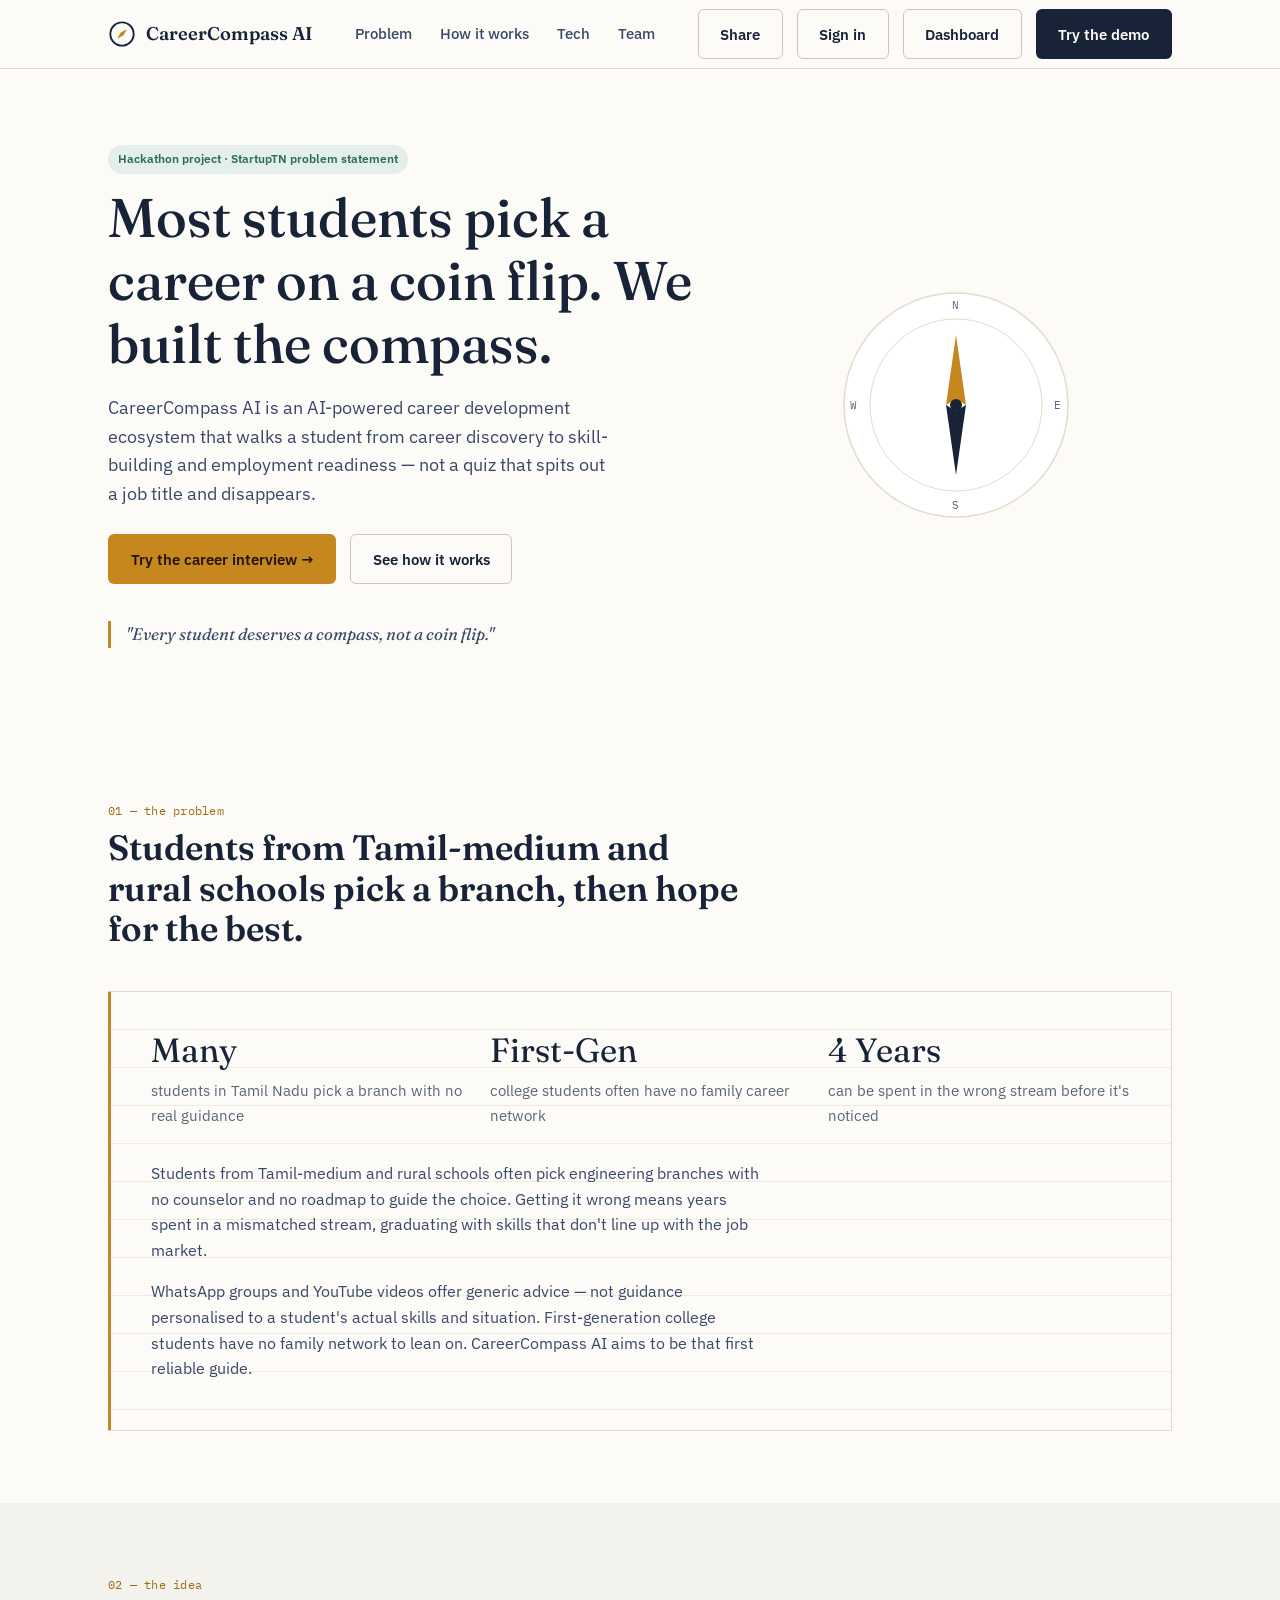
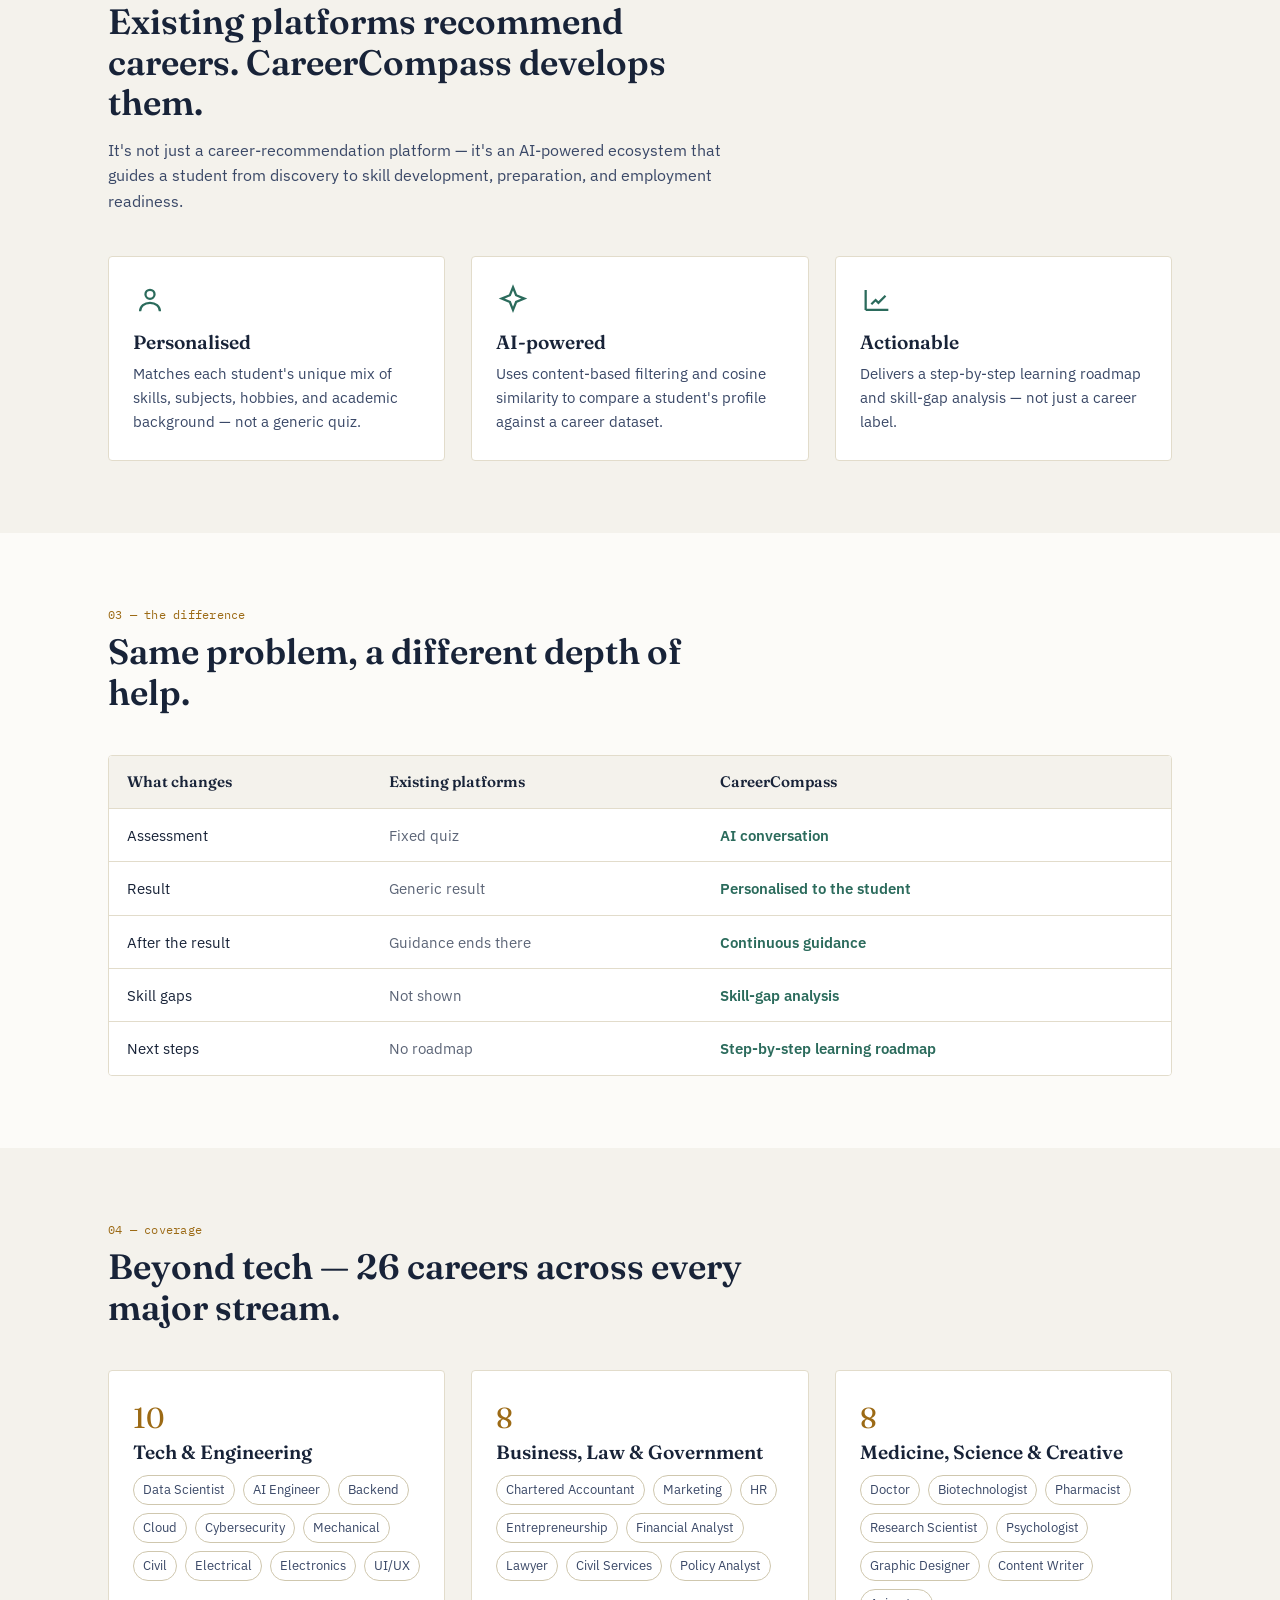
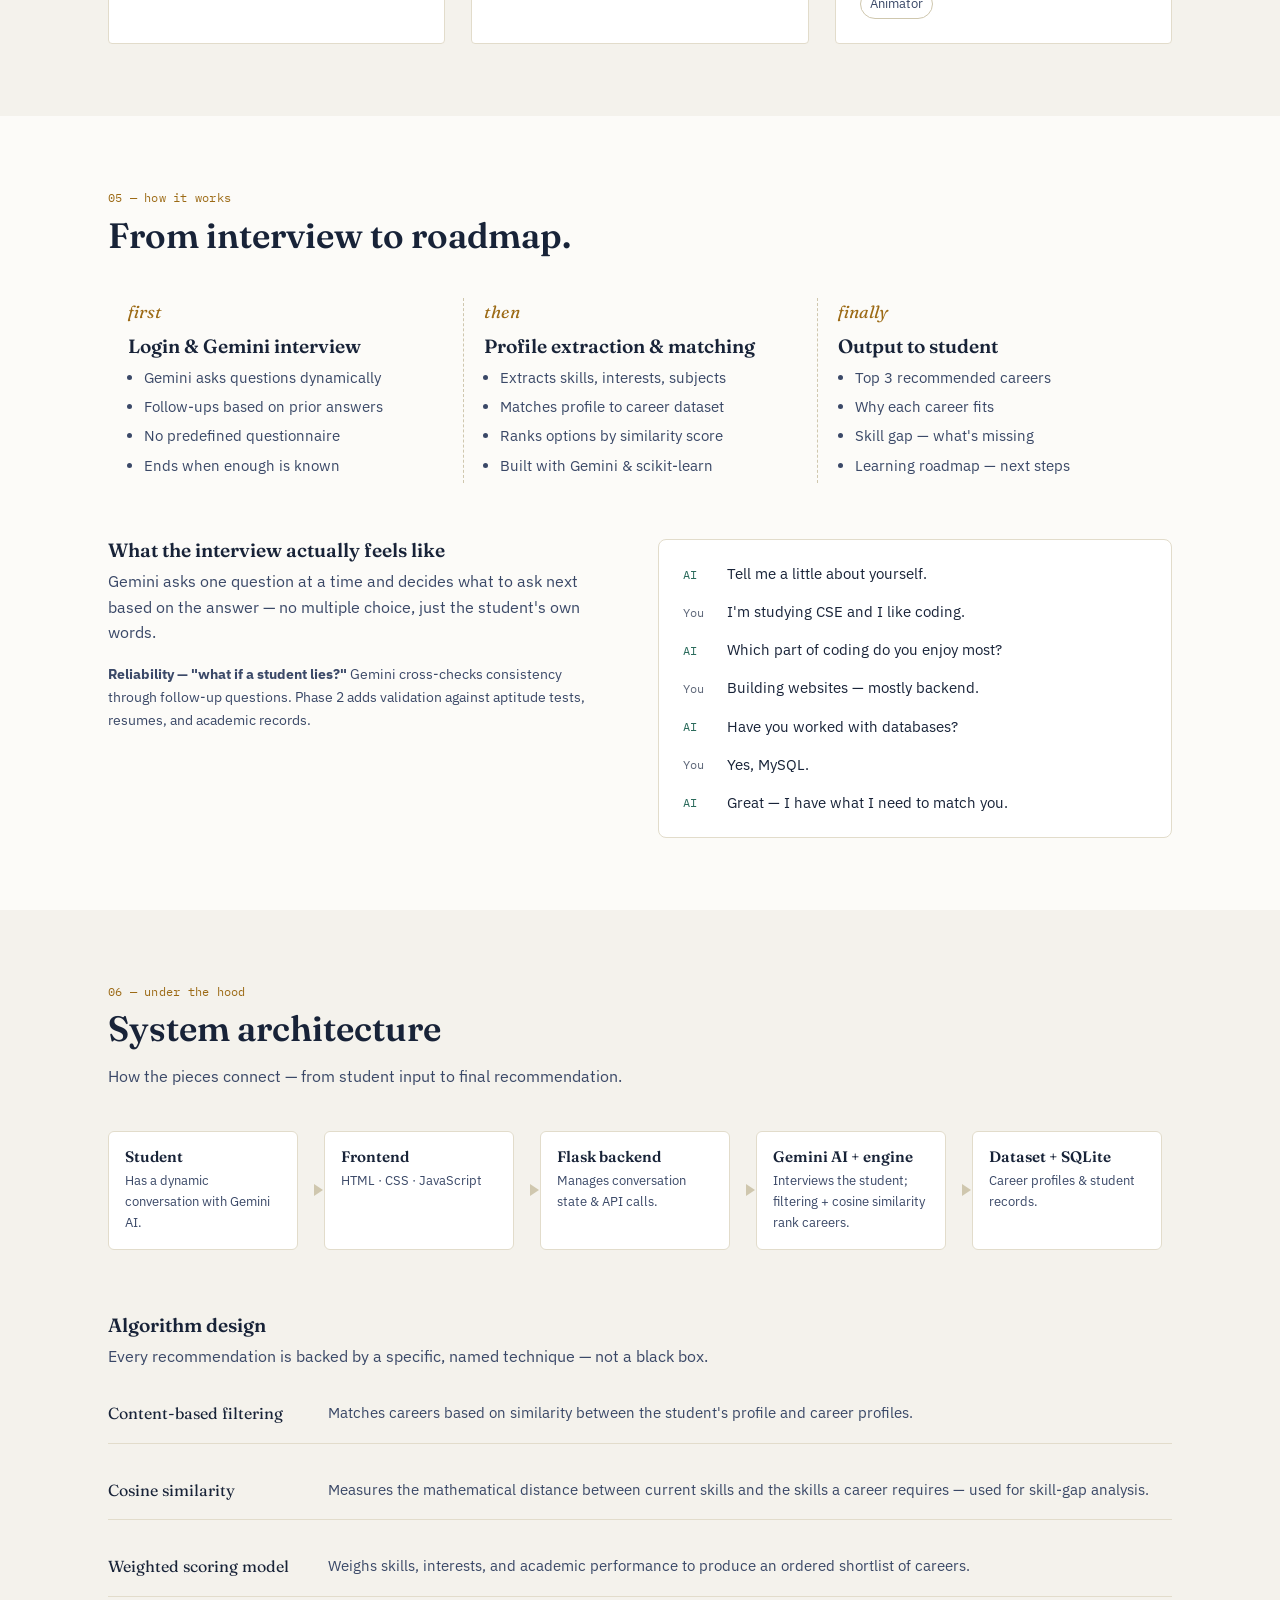
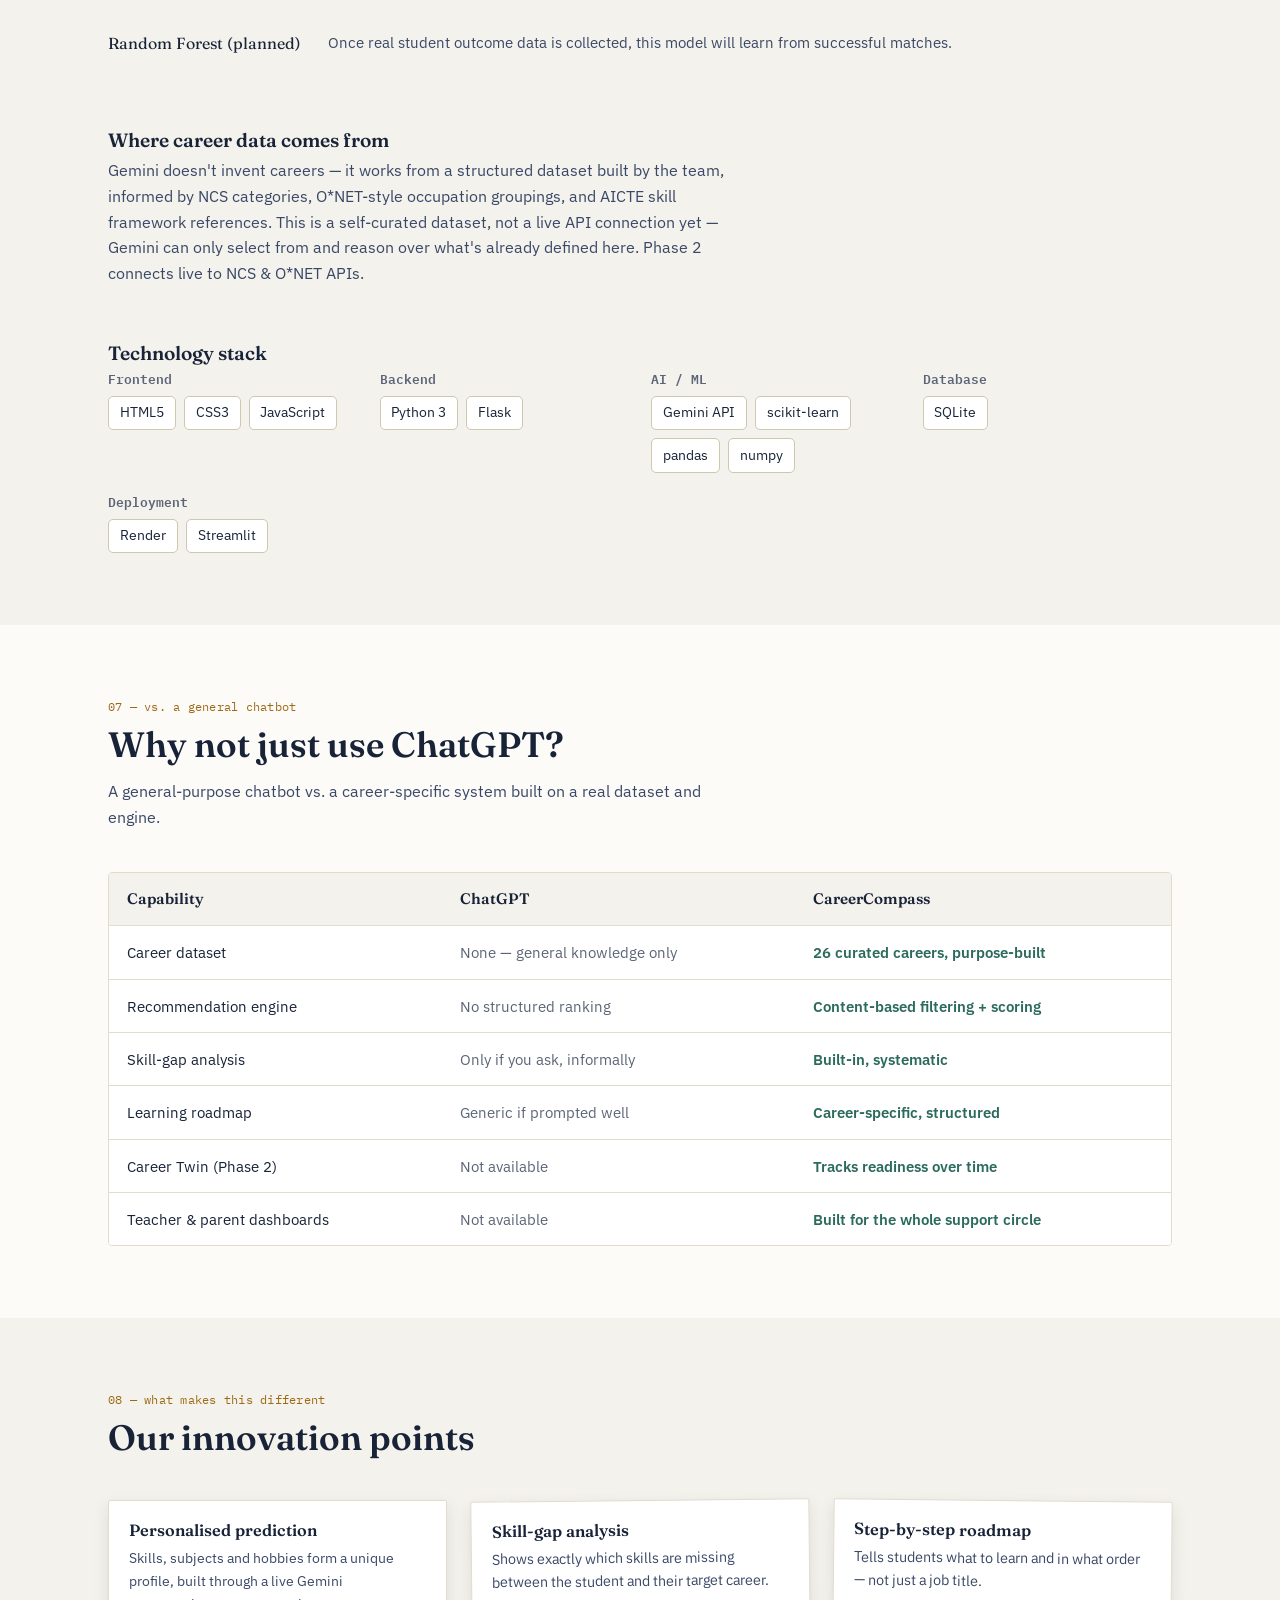
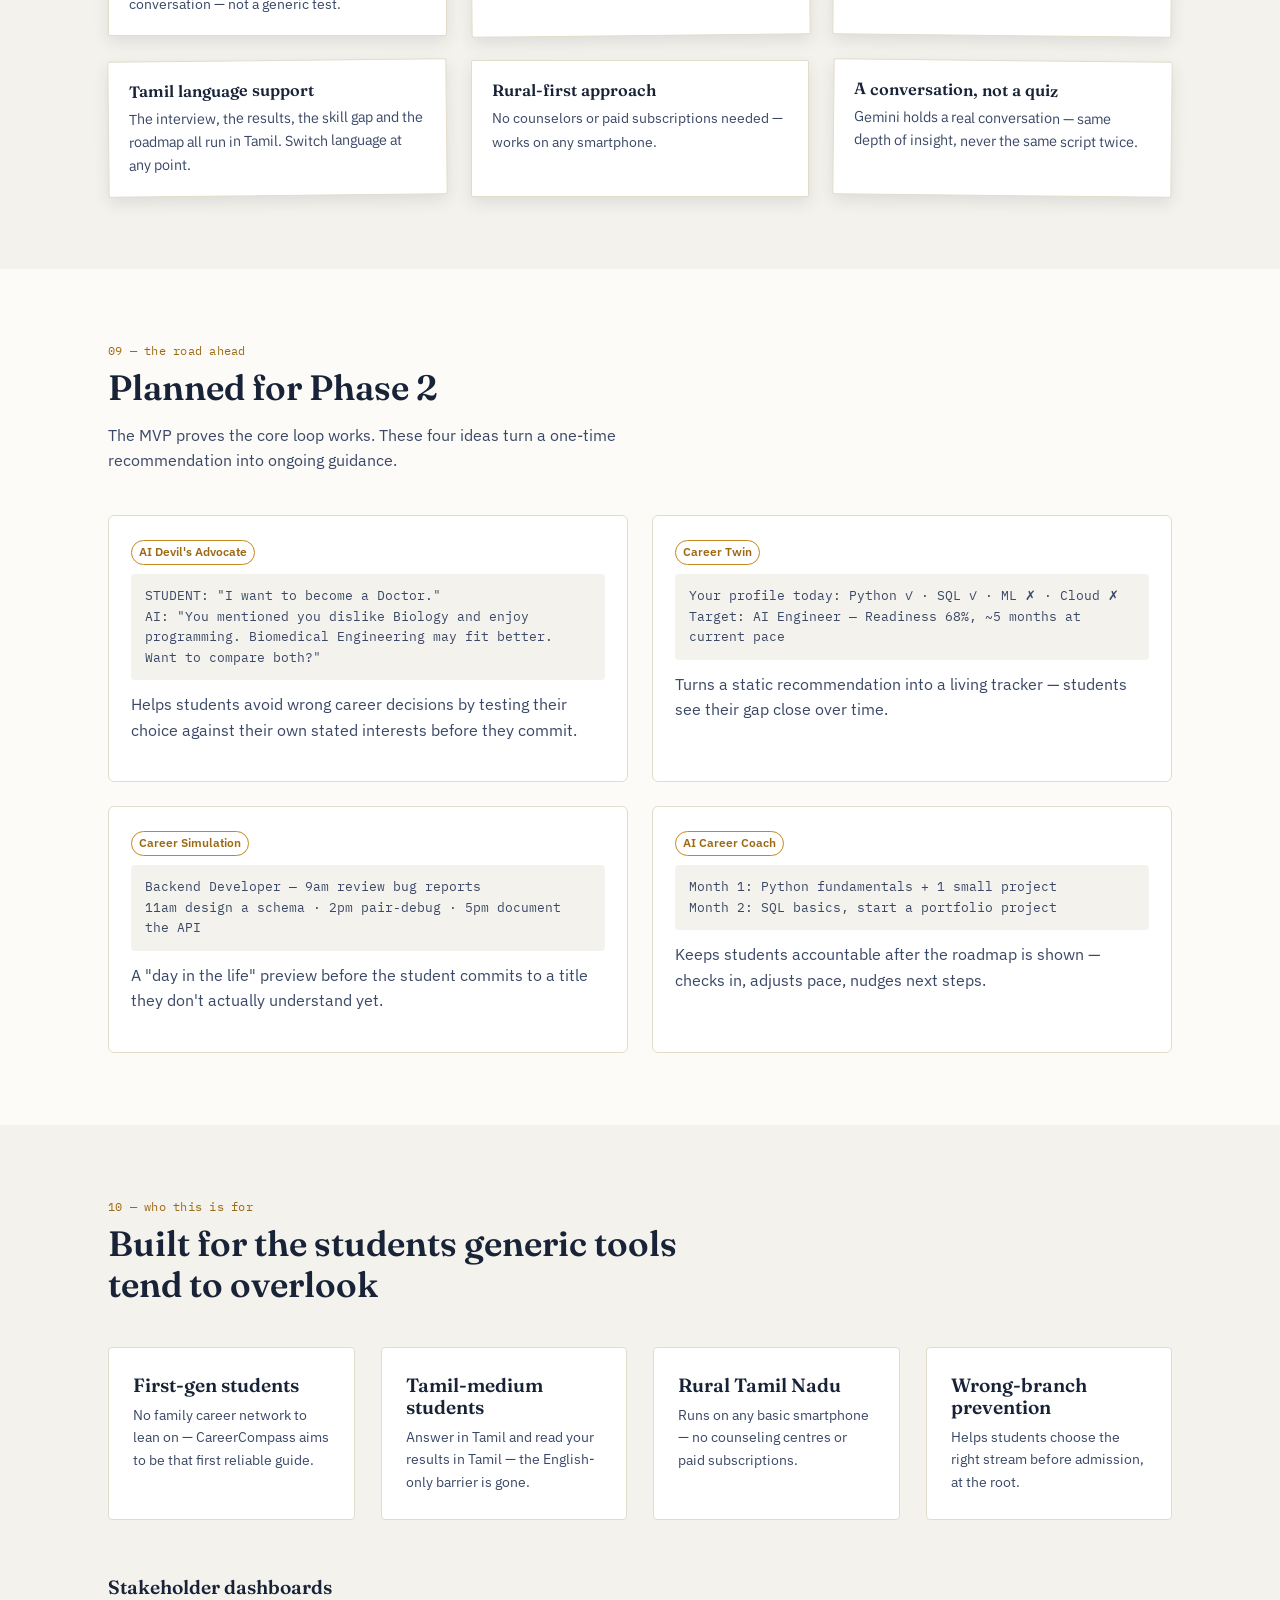
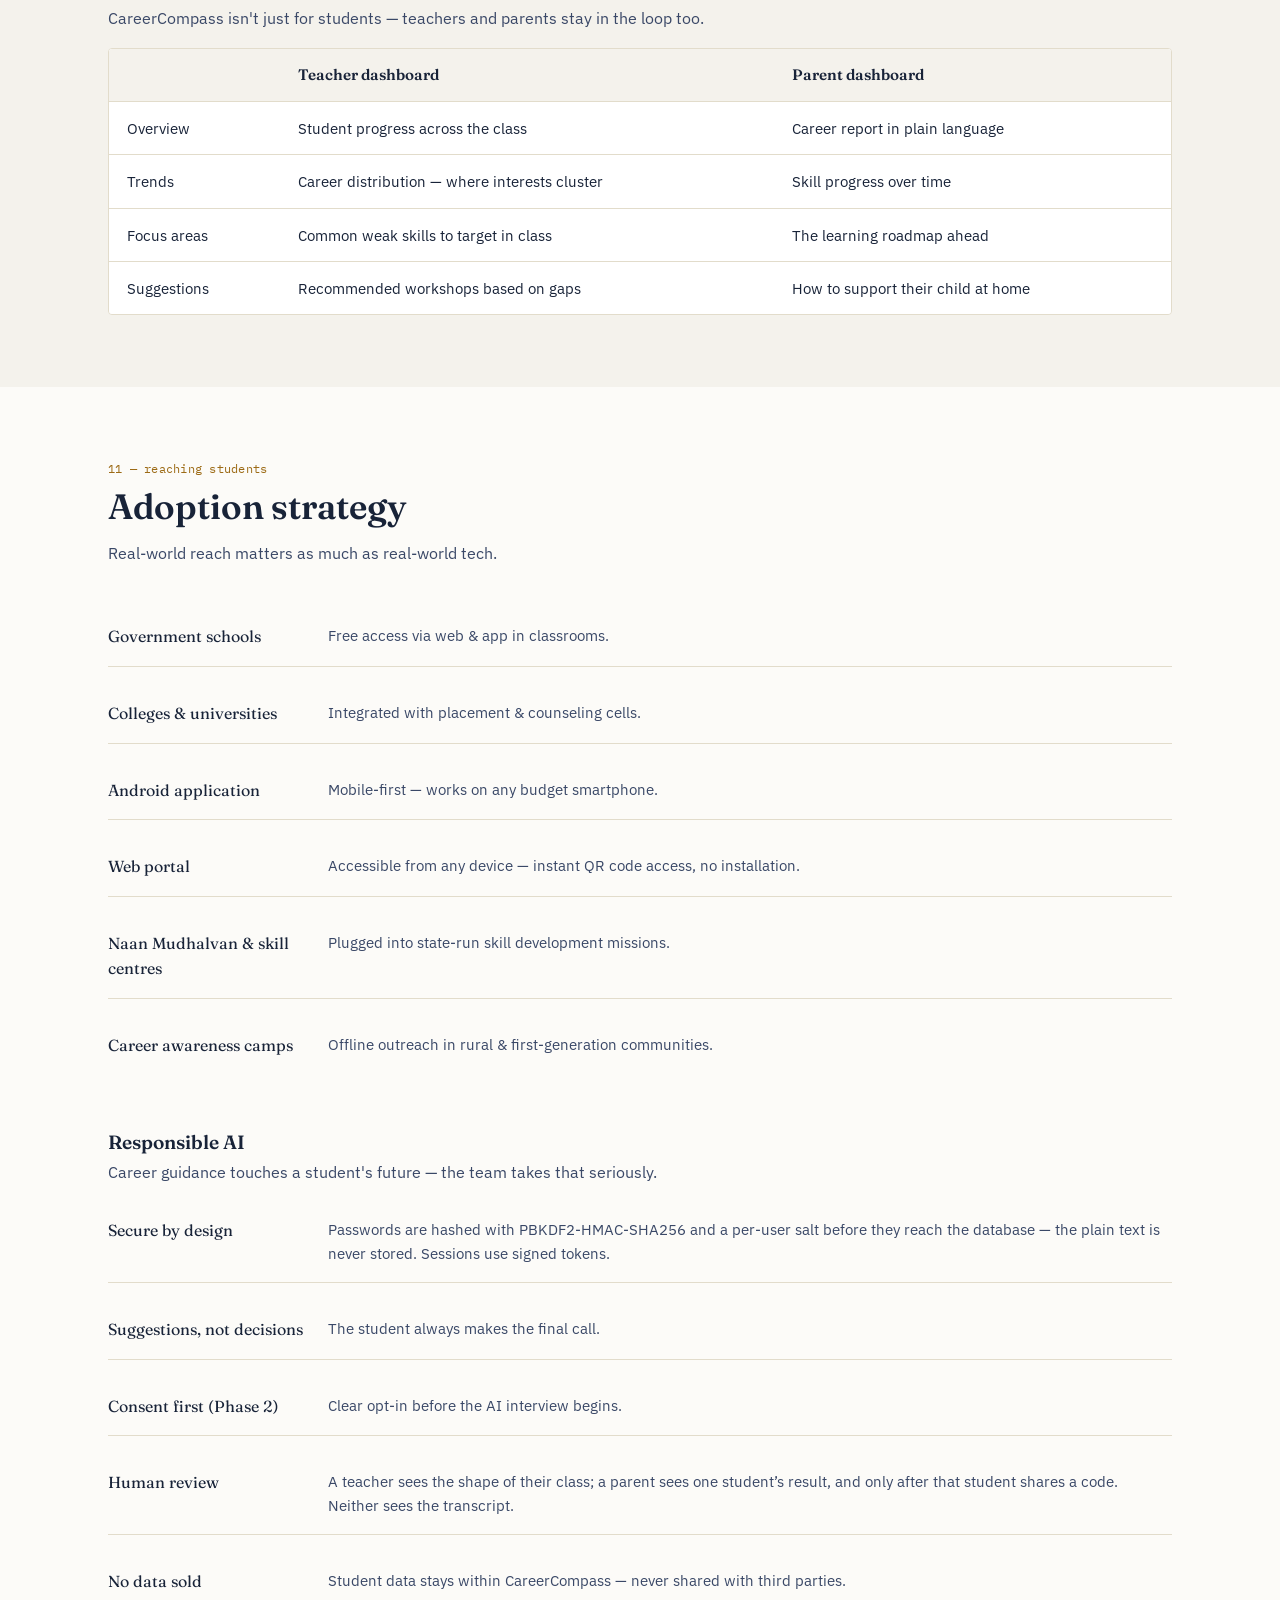
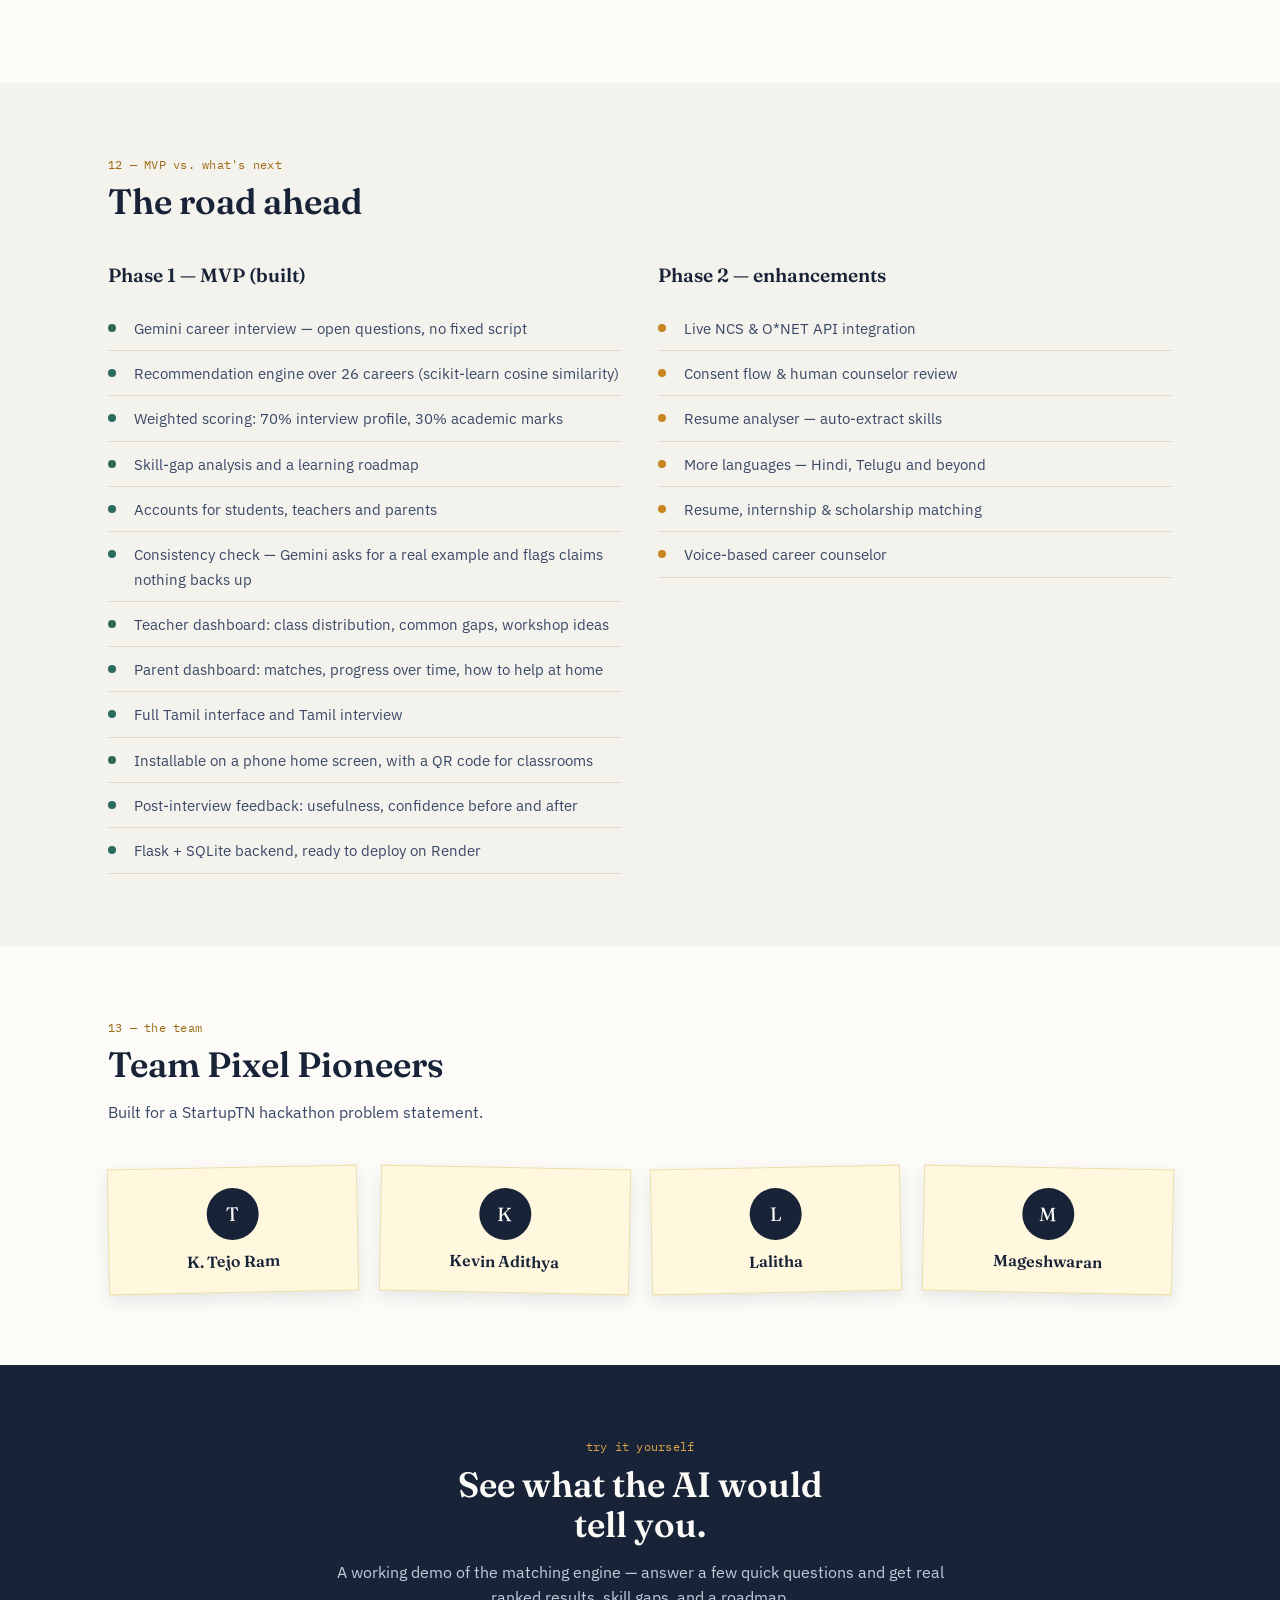
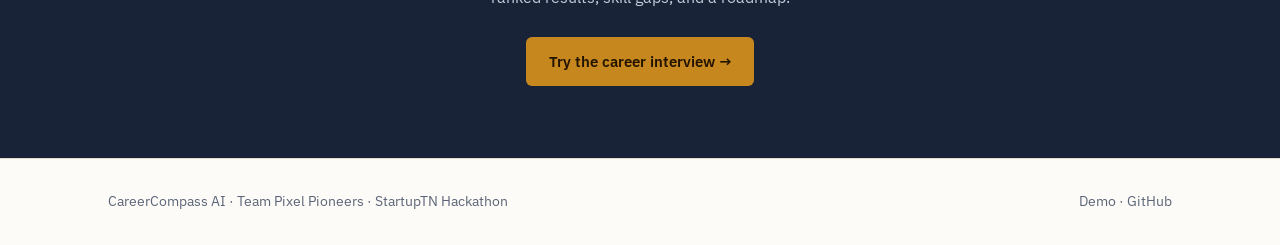
<file: index.html>
<!DOCTYPE html>
<html lang="en">
<head>
<meta charset="UTF-8">
<meta name="viewport" content="width=device-width, initial-scale=1.0">
<title>CareerCompass AI — a compass, not a coin flip</title>
<meta name="description" content="CareerCompass AI is an AI-powered career development ecosystem built by Team Pixel Pioneers for a StartupTN hackathon, guiding students from career discovery to employment readiness.">
<link rel="preconnect" href="https://fonts.googleapis.com">
<link href="https://fonts.googleapis.com/css2?family=Fraunces:opsz,wght@9..144,400..600&family=IBM+Plex+Sans:wght@400;500;600&family=IBM+Plex+Mono:wght@400;500&display=swap" rel="stylesheet">
<link rel="stylesheet" href="css/style.css">
<link rel="stylesheet" href="css/app.css">
<link rel="manifest" href="manifest.webmanifest">
<meta name="theme-color" content="#1F2A37">
<link rel="apple-touch-icon" href="assets/icon-192.png">
<link rel="icon" href="data:image/svg+xml,<svg xmlns=%22http://www.w3.org/2000/svg%22 viewBox=%220 0 100 100%22><text y=%22.9em%22 font-size=%2290%22>🧭</text></svg>">
</head>
<body>

<nav class="site-nav">
  <div class="container">
    <a class="brand" href="index.html">
      <svg viewBox="0 0 24 24" fill="none" xmlns="http://www.w3.org/2000/svg"><circle cx="12" cy="12" r="10" stroke="currentColor" stroke-width="1.6"/><path d="M15.5 8.5L13 13L8.5 15.5L11 11L15.5 8.5Z" fill="#C6871E" stroke="#C6871E" stroke-width="0.6"/></svg>
      CareerCompass AI
    </a>
    <ul class="nav-links">
      <li><a href="#problem">Problem</a></li>
      <li><a href="#how-it-works">How it works</a></li>
      <li><a href="#tech">Tech</a></li>
      <li><a href="#team">Team</a></li>
    </ul>
    <div class="nav-cta">
      <a class="btn btn-ghost" href="share.html">Share</a>
      <a class="btn btn-ghost" href="login.html" data-when="signed-out">Sign in</a>
      <a class="btn btn-ghost" href="dashboard.html" data-when="signed-in" hidden>Dashboard</a>
      <a class="btn btn-primary" href="demo.html">Try the demo</a>
      <button class="nav-toggle" aria-label="Toggle menu" id="navToggle">
        <svg viewBox="0 0 24 24" fill="none" stroke="currentColor" stroke-width="1.8"><path d="M3 6h18M3 12h18M3 18h18"/></svg>
      </button>
    </div>
  </div>
  <ul class="nav-links" id="mobileMenu" style="display:none; flex-direction:column; padding:16px 28px 20px; gap:14px; border-top:1px solid var(--line);">
    <li><a href="#problem">Problem</a></li>
    <li><a href="#how-it-works">How it works</a></li>
    <li><a href="#tech">Tech</a></li>
    <li><a href="#team">Team</a></li>
    <li><a href="demo.html">Try the demo →</a></li>
  </ul>
</nav>

<!-- HERO -->
<header class="hero">
  <div class="container">
    <div class="hero-copy reveal">
      <span class="hero-badge">Hackathon project · StartupTN problem statement</span>
      <h1>Most students pick a career on a coin flip. We built the compass.</h1>
      <p class="lede">CareerCompass AI is an AI-powered career development ecosystem that walks a student from career discovery to skill-building and employment readiness — not a quiz that spits out a job title and disappears.</p>
      <div class="hero-actions">
        <a class="btn btn-gold" href="demo.html">Try the career interview →</a>
        <a class="btn btn-ghost" href="#how-it-works">See how it works</a>
      </div>
      <p class="hero-quote">"Every student deserves a compass, not a coin flip."</p>
    </div>
    <div class="hero-art reveal">
      <svg viewBox="0 0 260 260" width="260" height="260" xmlns="http://www.w3.org/2000/svg">
        <circle cx="130" cy="130" r="112" fill="#FFFFFF" stroke="#E2DCCB" stroke-width="1.5"/>
        <circle cx="130" cy="130" r="86" fill="none" stroke="#E2DCCB" stroke-width="1"/>
        <g font-family="IBM Plex Mono" font-size="11" fill="#5C6577">
          <text x="126" y="34">N</text>
          <text x="126" y="234">S</text>
          <text x="24" y="134">W</text>
          <text x="228" y="134">E</text>
        </g>
        <g id="needle" style="transform-origin:130px 130px;">
          <polygon points="130,60 140,130 130,124 120,130" fill="#C6871E"/>
          <polygon points="130,200 140,130 130,136 120,130" fill="#182338"/>
        </g>
        <circle cx="130" cy="130" r="6" fill="#182338"/>
      </svg>
    </div>
  </div>
</header>

<!-- PROBLEM -->
<section id="problem">
  <div class="container">
    <div class="section-head reveal">
      <span class="section-tag">01 — the problem</span>
      <h2>Students from Tamil-medium and rural schools pick a branch, then hope for the best.</h2>
    </div>
    <div class="notebook reveal">
      <div class="stat-row">
        <div class="stat"><span class="num">Many</span><span class="label">students in Tamil Nadu pick a branch with no real guidance</span></div>
        <div class="stat"><span class="num">First-Gen</span><span class="label">college students often have no family career network</span></div>
        <div class="stat"><span class="num">4 Years</span><span class="label">can be spent in the wrong stream before it's noticed</span></div>
      </div>
      <p>Students from Tamil-medium and rural schools often pick engineering branches with no counselor and no roadmap to guide the choice. Getting it wrong means years spent in a mismatched stream, graduating with skills that don't line up with the job market.</p>
      <p>WhatsApp groups and YouTube videos offer generic advice — not guidance personalised to a student's actual skills and situation. First-generation college students have no family network to lean on. CareerCompass AI aims to be that first reliable guide.</p>
    </div>
  </div>
</section>

<!-- SOLUTION -->
<section class="section-alt">
  <div class="container">
    <div class="section-head reveal">
      <span class="section-tag">02 — the idea</span>
      <h2>Existing platforms recommend careers. CareerCompass develops them.</h2>
      <p>It's not just a career-recommendation platform — it's an AI-powered ecosystem that guides a student from discovery to skill development, preparation, and employment readiness.</p>
    </div>
    <div class="pillars reveal">
      <div class="pillar">
        <svg class="icon" viewBox="0 0 24 24" fill="none" stroke="currentColor" stroke-width="1.6"><circle cx="12" cy="8" r="3.2"/><path d="M5 20c0-3.6 3.1-6 7-6s7 2.4 7 6"/></svg>
        <h3>Personalised</h3>
        <p>Matches each student's unique mix of skills, subjects, hobbies, and academic background — not a generic quiz.</p>
      </div>
      <div class="pillar">
        <svg class="icon" viewBox="0 0 24 24" fill="none" stroke="currentColor" stroke-width="1.6"><path d="M12 3l2.2 5.6L20 11l-5.8 2.4L12 19l-2.2-5.6L4 11l5.8-2.4L12 3z"/></svg>
        <h3>AI-powered</h3>
        <p>Uses content-based filtering and cosine similarity to compare a student's profile against a career dataset.</p>
      </div>
      <div class="pillar">
        <svg class="icon" viewBox="0 0 24 24" fill="none" stroke="currentColor" stroke-width="1.6"><path d="M4 19V5m0 14h16M8 15l3-3 2 2 5-5"/></svg>
        <h3>Actionable</h3>
        <p>Delivers a step-by-step learning roadmap and skill-gap analysis — not just a career label.</p>
      </div>
    </div>
  </div>
</section>

<!-- COMPARISON -->
<section>
  <div class="container">
    <div class="section-head reveal">
      <span class="section-tag">03 — the difference</span>
      <h2>Same problem, a different depth of help.</h2>
    </div>
    <div class="table-wrap reveal">
      <table class="compare">
        <thead><tr><th>What changes</th><th>Existing platforms</th><th>CareerCompass</th></tr></thead>
        <tbody>
          <tr><td>Assessment</td><td class="old">Fixed quiz</td><td class="new">AI conversation</td></tr>
          <tr><td>Result</td><td class="old">Generic result</td><td class="new">Personalised to the student</td></tr>
          <tr><td>After the result</td><td class="old">Guidance ends there</td><td class="new">Continuous guidance</td></tr>
          <tr><td>Skill gaps</td><td class="old">Not shown</td><td class="new">Skill-gap analysis</td></tr>
          <tr><td>Next steps</td><td class="old">No roadmap</td><td class="new">Step-by-step learning roadmap</td></tr>
        </tbody>
      </table>
    </div>
  </div>
</section>

<!-- COVERAGE -->
<section class="section-alt">
  <div class="container">
    <div class="section-head reveal">
      <span class="section-tag">04 — coverage</span>
      <h2>Beyond tech — 26 careers across every major stream.</h2>
    </div>
    <div class="coverage-grid reveal">
      <div class="coverage-card">
        <span class="count">10</span>
        <h3>Tech &amp; Engineering</h3>
        <div class="tag-list">
          <span class="tag">Data Scientist</span><span class="tag">AI Engineer</span><span class="tag">Backend</span><span class="tag">Cloud</span><span class="tag">Cybersecurity</span><span class="tag">Mechanical</span><span class="tag">Civil</span><span class="tag">Electrical</span><span class="tag">Electronics</span><span class="tag">UI/UX</span>
        </div>
      </div>
      <div class="coverage-card">
        <span class="count">8</span>
        <h3>Business, Law &amp; Government</h3>
        <div class="tag-list">
          <span class="tag">Chartered Accountant</span><span class="tag">Marketing</span><span class="tag">HR</span><span class="tag">Entrepreneurship</span><span class="tag">Financial Analyst</span><span class="tag">Lawyer</span><span class="tag">Civil Services</span><span class="tag">Policy Analyst</span>
        </div>
      </div>
      <div class="coverage-card">
        <span class="count">8</span>
        <h3>Medicine, Science &amp; Creative</h3>
        <div class="tag-list">
          <span class="tag">Doctor</span><span class="tag">Biotechnologist</span><span class="tag">Pharmacist</span><span class="tag">Research Scientist</span><span class="tag">Psychologist</span><span class="tag">Graphic Designer</span><span class="tag">Content Writer</span><span class="tag">Animator</span>
        </div>
      </div>
    </div>
  </div>
</section>

<!-- HOW IT WORKS -->
<section id="how-it-works">
  <div class="container">
    <div class="section-head reveal">
      <span class="section-tag">05 — how it works</span>
      <h2>From interview to roadmap.</h2>
    </div>
    <div class="steps reveal">
      <div class="step">
        <span class="step-mark">first</span>
        <h3>Login &amp; Gemini interview</h3>
        <ul>
          <li>Gemini asks questions dynamically</li>
          <li>Follow-ups based on prior answers</li>
          <li>No predefined questionnaire</li>
          <li>Ends when enough is known</li>
        </ul>
      </div>
      <div class="step">
        <span class="step-mark">then</span>
        <h3>Profile extraction &amp; matching</h3>
        <ul>
          <li>Extracts skills, interests, subjects</li>
          <li>Matches profile to career dataset</li>
          <li>Ranks options by similarity score</li>
          <li>Built with Gemini &amp; scikit-learn</li>
        </ul>
      </div>
      <div class="step">
        <span class="step-mark">finally</span>
        <h3>Output to student</h3>
        <ul>
          <li>Top 3 recommended careers</li>
          <li>Why each career fits</li>
          <li>Skill gap — what's missing</li>
          <li>Learning roadmap — next steps</li>
        </ul>
      </div>
    </div>

    <div style="margin-top:56px; display:grid; grid-template-columns:1fr 1fr; gap:36px; align-items:start;" class="reveal">
      <div>
        <h3>What the interview actually feels like</h3>
        <p>Gemini asks one question at a time and decides what to ask next based on the answer — no multiple choice, just the student's own words.</p>
        <p style="font-size:.9rem;"><strong>Reliability — "what if a student lies?"</strong> Gemini cross-checks consistency through follow-up questions. Phase 2 adds validation against aptitude tests, resumes, and academic records.</p>
      </div>
      <div class="transcript">
        <div class="bubble ai"><span class="who">AI</span><p>Tell me a little about yourself.</p></div>
        <div class="bubble"><span class="who">You</span><p>I'm studying CSE and I like coding.</p></div>
        <div class="bubble ai"><span class="who">AI</span><p>Which part of coding do you enjoy most?</p></div>
        <div class="bubble"><span class="who">You</span><p>Building websites — mostly backend.</p></div>
        <div class="bubble ai"><span class="who">AI</span><p>Have you worked with databases?</p></div>
        <div class="bubble"><span class="who">You</span><p>Yes, MySQL.</p></div>
        <div class="bubble ai"><span class="who">AI</span><p>Great — I have what I need to match you.</p></div>
      </div>
    </div>
  </div>
</section>

<!-- ARCHITECTURE -->
<section class="section-alt" id="tech">
  <div class="container">
    <div class="section-head reveal">
      <span class="section-tag">06 — under the hood</span>
      <h2>System architecture</h2>
      <p>How the pieces connect — from student input to final recommendation.</p>
    </div>
    <div class="arch reveal">
      <div class="arch-node"><h4>Student</h4><p>Has a dynamic conversation with Gemini AI.</p></div>
      <div class="arch-node"><h4>Frontend</h4><p>HTML · CSS · JavaScript</p></div>
      <div class="arch-node"><h4>Flask backend</h4><p>Manages conversation state &amp; API calls.</p></div>
      <div class="arch-node"><h4>Gemini AI + engine</h4><p>Interviews the student; filtering + cosine similarity rank careers.</p></div>
      <div class="arch-node"><h4>Dataset + SQLite</h4><p>Career profiles &amp; student records.</p></div>
      <div class="arch-node" style="flex-basis:210px;"><h4>Recommendations</h4><p>Top 3 careers, skill gaps, roadmap — explained by Gemini.</p></div>
    </div>

    <div style="margin-top:56px;" class="reveal">
      <h3>Algorithm design</h3>
      <p>Every recommendation is backed by a specific, named technique — not a black box.</p>
      <div class="def-list">
        <div class="def-item"><div class="term">Content-based filtering</div><div class="desc">Matches careers based on similarity between the student's profile and career profiles.</div></div>
        <div class="def-item"><div class="term">Cosine similarity</div><div class="desc">Measures the mathematical distance between current skills and the skills a career requires — used for skill-gap analysis.</div></div>
        <div class="def-item"><div class="term">Weighted scoring model</div><div class="desc">Weighs skills, interests, and academic performance to produce an ordered shortlist of careers.</div></div>
        <div class="def-item"><div class="term">Random Forest (planned)</div><div class="desc">Once real student outcome data is collected, this model will learn from successful matches.</div></div>
      </div>
    </div>

    <div style="margin-top:56px;" class="reveal">
      <h3>Where career data comes from</h3>
      <p>Gemini doesn't invent careers — it works from a structured dataset built by the team, informed by NCS categories, O*NET-style occupation groupings, and AICTE skill framework references. This is a self-curated dataset, not a live API connection yet — Gemini can only select from and reason over what's already defined here. Phase 2 connects live to NCS &amp; O*NET APIs.</p>
    </div>

    <div style="margin-top:56px;" class="reveal">
      <h3>Technology stack</h3>
      <div class="stack-grid">
        <div class="stack-group"><h4>Frontend</h4><div class="chip-row"><span class="chip">HTML5</span><span class="chip">CSS3</span><span class="chip">JavaScript</span></div></div>
        <div class="stack-group"><h4>Backend</h4><div class="chip-row"><span class="chip">Python 3</span><span class="chip">Flask</span></div></div>
        <div class="stack-group"><h4>AI / ML</h4><div class="chip-row"><span class="chip">Gemini API</span><span class="chip">scikit-learn</span><span class="chip">pandas</span><span class="chip">numpy</span></div></div>
        <div class="stack-group"><h4>Database</h4><div class="chip-row"><span class="chip">SQLite</span></div></div>
        <div class="stack-group"><h4>Deployment</h4><div class="chip-row"><span class="chip">Render</span><span class="chip">Streamlit</span></div></div>
      </div>
    </div>
  </div>
</section>

<!-- WHY NOT CHATGPT -->
<section>
  <div class="container">
    <div class="section-head reveal">
      <span class="section-tag">07 — vs. a general chatbot</span>
      <h2>Why not just use ChatGPT?</h2>
      <p>A general-purpose chatbot vs. a career-specific system built on a real dataset and engine.</p>
    </div>
    <div class="table-wrap reveal">
      <table class="compare">
        <thead><tr><th>Capability</th><th>ChatGPT</th><th>CareerCompass</th></tr></thead>
        <tbody>
          <tr><td>Career dataset</td><td class="old">None — general knowledge only</td><td class="new">26 curated careers, purpose-built</td></tr>
          <tr><td>Recommendation engine</td><td class="old">No structured ranking</td><td class="new">Content-based filtering + scoring</td></tr>
          <tr><td>Skill-gap analysis</td><td class="old">Only if you ask, informally</td><td class="new">Built-in, systematic</td></tr>
          <tr><td>Learning roadmap</td><td class="old">Generic if prompted well</td><td class="new">Career-specific, structured</td></tr>
          <tr><td>Career Twin (Phase 2)</td><td class="old">Not available</td><td class="new">Tracks readiness over time</td></tr>
          <tr><td>Teacher &amp; parent dashboards</td><td class="old">Not available</td><td class="new">Built for the whole support circle</td></tr>
        </tbody>
      </table>
    </div>
  </div>
</section>

<!-- INNOVATION -->
<section class="section-alt">
  <div class="container">
    <div class="section-head reveal">
      <span class="section-tag">08 — what makes this different</span>
      <h2>Our innovation points</h2>
    </div>
    <div class="note-grid reveal">
      <div class="note"><h4>Personalised prediction</h4><p>Skills, subjects and hobbies form a unique profile, built through a live Gemini conversation — not a generic test.</p></div>
      <div class="note"><h4>Skill-gap analysis</h4><p>Shows exactly which skills are missing between the student and their target career.</p></div>
      <div class="note"><h4>Step-by-step roadmap</h4><p>Tells students what to learn and in what order — not just a job title.</p></div>
      <div class="note"><h4>Tamil language support</h4><p>The interview, the results, the skill gap and the roadmap all run in Tamil. Switch language at any point.</p></div>
      <div class="note"><h4>Rural-first approach</h4><p>No counselors or paid subscriptions needed — works on any smartphone.</p></div>
      <div class="note"><h4>A conversation, not a quiz</h4><p>Gemini holds a real conversation — same depth of insight, never the same script twice.</p></div>
    </div>
  </div>
</section>

<!-- PHASE 2 -->
<section>
  <div class="container">
    <div class="section-head reveal">
      <span class="section-tag">09 — the road ahead</span>
      <h2>Planned for Phase 2</h2>
      <p>The MVP proves the core loop works. These four ideas turn a one-time recommendation into ongoing guidance.</p>
    </div>
    <div class="phase-grid reveal">
      <div class="phase-card">
        <span class="phase-tag">AI Devil's Advocate</span>
        <div class="mock">STUDENT: "I want to become a Doctor."
AI: "You mentioned you dislike Biology and enjoy programming. Biomedical Engineering may fit better. Want to compare both?"</div>
        <p>Helps students avoid wrong career decisions by testing their choice against their own stated interests before they commit.</p>
      </div>
      <div class="phase-card">
        <span class="phase-tag">Career Twin</span>
        <div class="mock">Your profile today: Python ✓ · SQL ✓ · ML ✗ · Cloud ✗
Target: AI Engineer — Readiness 68%, ~5 months at current pace</div>
        <p>Turns a static recommendation into a living tracker — students see their gap close over time.</p>
      </div>
      <div class="phase-card">
        <span class="phase-tag">Career Simulation</span>
        <div class="mock">Backend Developer — 9am review bug reports
11am design a schema · 2pm pair-debug · 5pm document the API</div>
        <p>A "day in the life" preview before the student commits to a title they don't actually understand yet.</p>
      </div>
      <div class="phase-card">
        <span class="phase-tag">AI Career Coach</span>
        <div class="mock">Month 1: Python fundamentals + 1 small project
Month 2: SQL basics, start a portfolio project</div>
        <p>Keeps students accountable after the roadmap is shown — checks in, adjusts pace, nudges next steps.</p>
      </div>
    </div>
  </div>
</section>

<!-- SOCIAL IMPACT + DASHBOARDS -->
<section class="section-alt">
  <div class="container">
    <div class="section-head reveal">
      <span class="section-tag">10 — who this is for</span>
      <h2>Built for the students generic tools tend to overlook</h2>
    </div>
    <div class="pillars reveal" style="grid-template-columns:repeat(4,1fr);">
      <div class="pillar"><h3>First-gen students</h3><p style="font-size:.88rem;">No family career network to lean on — CareerCompass aims to be that first reliable guide.</p></div>
      <div class="pillar"><h3>Tamil-medium students</h3><p style="font-size:.88rem;">Answer in Tamil and read your results in Tamil — the English-only barrier is gone.</p></div>
      <div class="pillar"><h3>Rural Tamil Nadu</h3><p style="font-size:.88rem;">Runs on any basic smartphone — no counseling centres or paid subscriptions.</p></div>
      <div class="pillar"><h3>Wrong-branch prevention</h3><p style="font-size:.88rem;">Helps students choose the right stream before admission, at the root.</p></div>
    </div>

    <div style="margin-top:56px;" class="reveal">
      <h3>Stakeholder dashboards</h3>
      <p>CareerCompass isn't just for students — teachers and parents stay in the loop too.</p>
      <div class="table-wrap">
        <table class="compare">
          <thead><tr><th></th><th>Teacher dashboard</th><th>Parent dashboard</th></tr></thead>
          <tbody>
            <tr><td>Overview</td><td>Student progress across the class</td><td>Career report in plain language</td></tr>
            <tr><td>Trends</td><td>Career distribution — where interests cluster</td><td>Skill progress over time</td></tr>
            <tr><td>Focus areas</td><td>Common weak skills to target in class</td><td>The learning roadmap ahead</td></tr>
            <tr><td>Suggestions</td><td>Recommended workshops based on gaps</td><td>How to support their child at home</td></tr>
          </tbody>
        </table>
      </div>
    </div>
  </div>
</section>

<!-- ADOPTION + RESPONSIBLE AI -->
<section>
  <div class="container">
    <div class="section-head reveal">
      <span class="section-tag">11 — reaching students</span>
      <h2>Adoption strategy</h2>
      <p>Real-world reach matters as much as real-world tech.</p>
    </div>
    <div class="def-list reveal">
      <div class="def-item"><div class="term">Government schools</div><div class="desc">Free access via web &amp; app in classrooms.</div></div>
      <div class="def-item"><div class="term">Colleges &amp; universities</div><div class="desc">Integrated with placement &amp; counseling cells.</div></div>
      <div class="def-item"><div class="term">Android application</div><div class="desc">Mobile-first — works on any budget smartphone.</div></div>
      <div class="def-item"><div class="term">Web portal</div><div class="desc">Accessible from any device — instant QR code access, no installation.</div></div>
      <div class="def-item"><div class="term">Naan Mudhalvan &amp; skill centres</div><div class="desc">Plugged into state-run skill development missions.</div></div>
      <div class="def-item"><div class="term">Career awareness camps</div><div class="desc">Offline outreach in rural &amp; first-generation communities.</div></div>
    </div>

    <div style="margin-top:56px;" class="reveal">
      <h3>Responsible AI</h3>
      <p>Career guidance touches a student's future — the team takes that seriously.</p>
      <div class="def-list">
        <div class="def-item"><div class="term">Secure by design</div><div class="desc">Passwords are hashed with PBKDF2-HMAC-SHA256 and a per-user salt before they reach the database — the plain text is never stored. Sessions use signed tokens.</div></div>
        <div class="def-item"><div class="term">Suggestions, not decisions</div><div class="desc">The student always makes the final call.</div></div>
        <div class="def-item"><div class="term">Consent first (Phase 2)</div><div class="desc">Clear opt-in before the AI interview begins.</div></div>
        <div class="def-item"><div class="term">Human review</div><div class="desc">A teacher sees the shape of their class; a parent sees one student’s result, and only after that student shares a code. Neither sees the transcript.</div></div>
        <div class="def-item"><div class="term">No data sold</div><div class="desc">Student data stays within CareerCompass — never shared with third parties.</div></div>
      </div>
    </div>
  </div>
</section>

<!-- ROADMAP -->
<section class="section-alt">
  <div class="container">
    <div class="section-head reveal">
      <span class="section-tag">12 — MVP vs. what's next</span>
      <h2>The road ahead</h2>
    </div>
    <div class="roadmap-grid reveal">
      <div class="roadmap-col">
        <h3>Phase 1 — MVP (built)</h3>
        <ul>
          <li>Gemini career interview &mdash; open questions, no fixed script</li>
          <li>Recommendation engine over 26 careers (scikit-learn cosine similarity)</li>
          <li>Weighted scoring: 70% interview profile, 30% academic marks</li>
          <li>Skill-gap analysis and a learning roadmap</li>
          <li>Accounts for students, teachers and parents</li>
          <li>Consistency check &mdash; Gemini asks for a real example and flags claims nothing backs up</li>
          <li>Teacher dashboard: class distribution, common gaps, workshop ideas</li>
          <li>Parent dashboard: matches, progress over time, how to help at home</li>
          <li>Full Tamil interface and Tamil interview</li>
          <li>Installable on a phone home screen, with a QR code for classrooms</li>
          <li>Post-interview feedback: usefulness, confidence before and after</li>
          <li>Flask + SQLite backend, ready to deploy on Render</li>
        </ul>
      </div>
      <div class="roadmap-col phase2">
        <h3>Phase 2 — enhancements</h3>
        <ul>
          <li>Live NCS &amp; O*NET API integration</li>
          <li>Consent flow &amp; human counselor review</li>
          <li>Resume analyser — auto-extract skills</li>
          <li>More languages &mdash; Hindi, Telugu and beyond</li>
          <li>Resume, internship &amp; scholarship matching</li>
          <li>Voice-based career counselor</li>
        </ul>
      </div>
    </div>
  </div>
</section>

<!-- TEAM -->
<section id="team">
  <div class="container">
    <div class="section-head reveal">
      <span class="section-tag">13 — the team</span>
      <h2>Team Pixel Pioneers</h2>
      <p>Built for a StartupTN hackathon problem statement.</p>
    </div>
    <div class="team-grid reveal">
      <div class="team-card"><div class="avatar">T</div><h4>K. Tejo Ram</h4></div>
      <div class="team-card"><div class="avatar">K</div><h4>Kevin Adithya</h4></div>
      <div class="team-card"><div class="avatar">L</div><h4>Lalitha</h4></div>
      <div class="team-card"><div class="avatar">M</div><h4>Mageshwaran</h4></div>
    </div>
  </div>
</section>

<!-- FINAL CTA -->
<section class="section-ink cta-final">
  <div class="container reveal">
    <span class="section-tag" style="color:#D9A54A;">try it yourself</span>
    <h2>See what the AI would tell you.</h2>
    <p style="color:#C3CADA; margin:0 auto 1.6em; text-align:center;">A working demo of the matching engine — answer a few quick questions and get real ranked results, skill gaps, and a roadmap.</p>
    <div class="hero-actions">
      <a class="btn btn-gold" href="demo.html">Try the career interview →</a>
    </div>
  </div>
</section>

<footer>
  <div class="container">
    <span>CareerCompass AI · Team Pixel Pioneers · StartupTN Hackathon</span>
    <span><a href="demo.html">Demo</a> · <a href="https://github.com/" target="_blank" rel="noopener">GitHub</a></span>
  </div>
</footer>

<script src="js/config.js"></script>
<script src="js/i18n.js"></script>
<script src="js/api.js"></script>
<script src="js/main.js"></script>
<script>document.addEventListener("DOMContentLoaded", function(){ CC.mountNav(); });</script>
<script src="js/pwa.js"></script>
</body>
</html>
</file>
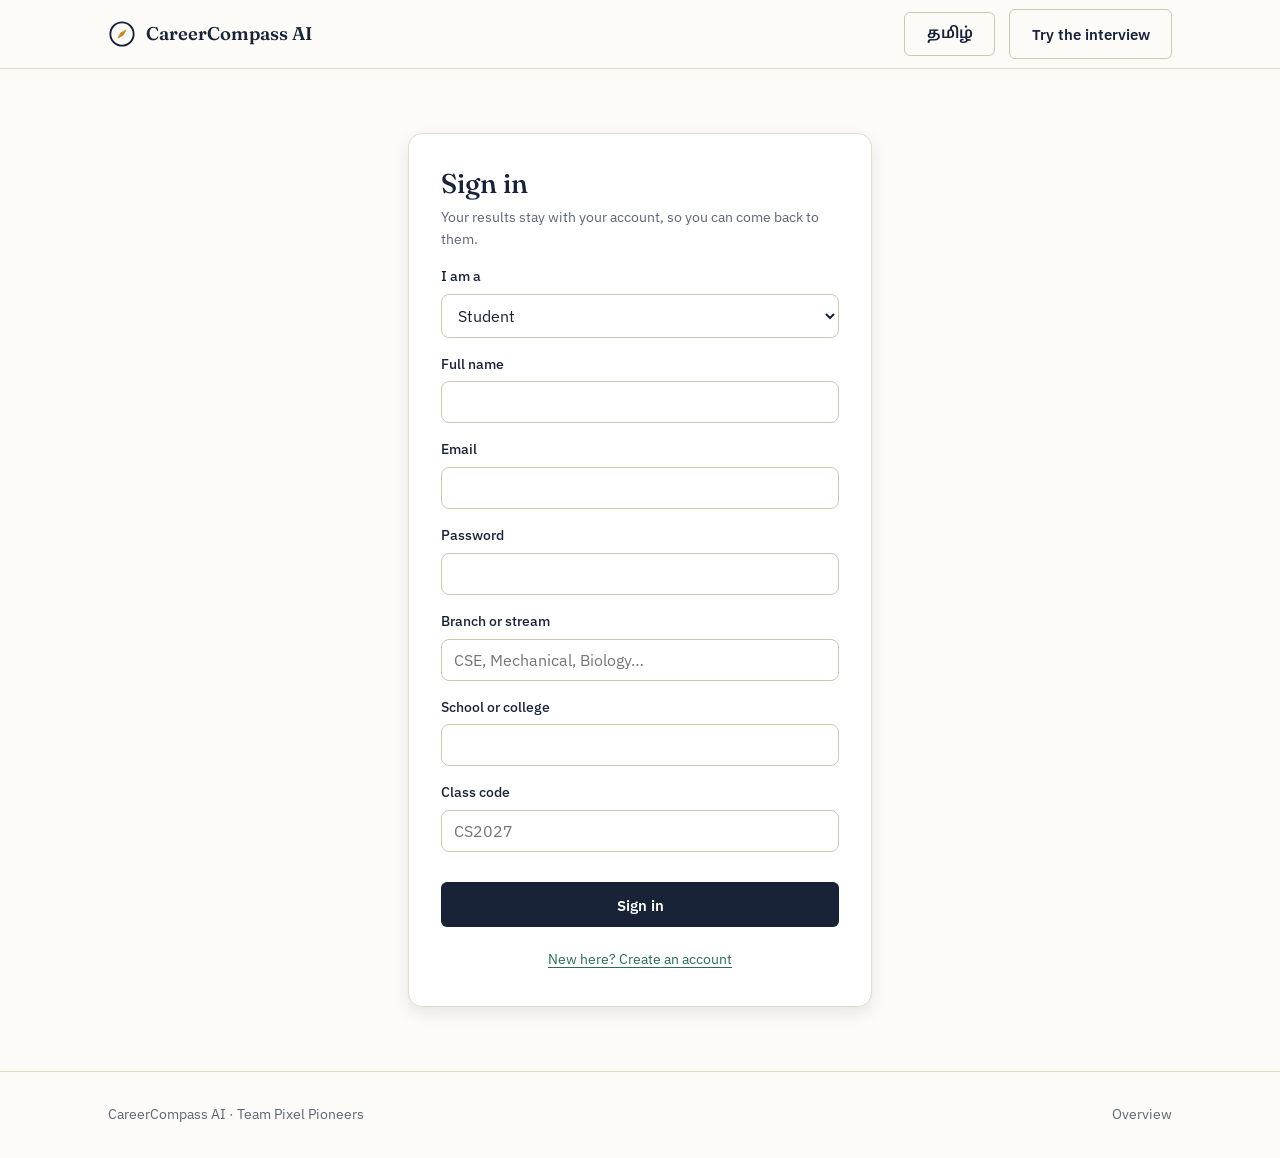
<file: dashboard.html>
<!DOCTYPE html>
<html lang="en">
<head>
<meta charset="UTF-8">
<meta name="viewport" content="width=device-width, initial-scale=1.0">
<title>Dashboard — CareerCompass AI</title>
<meta name="description" content="Teachers see how a whole class is leaning and what skills to build. Parents see their child's matches and next steps.">
<link rel="preconnect" href="https://fonts.googleapis.com">
<link href="https://fonts.googleapis.com/css2?family=Fraunces:opsz,wght@9..144,400..600&family=IBM+Plex+Sans:wght@400;500;600&family=IBM+Plex+Mono:wght@400;500&family=Noto+Sans+Tamil:wght@400;500;600&display=swap" rel="stylesheet">
<link rel="stylesheet" href="css/style.css">
<link rel="stylesheet" href="css/demo.css">
<link rel="stylesheet" href="css/app.css">
<link rel="manifest" href="manifest.webmanifest">
<meta name="theme-color" content="#1F2A37">
<link rel="apple-touch-icon" href="assets/icon-192.png">
<link rel="icon" href="data:image/svg+xml,<svg xmlns=%22http://www.w3.org/2000/svg%22 viewBox=%220 0 100 100%22><text y=%22.9em%22 font-size=%2290%22>🧭</text></svg>">
</head>
<body>

<nav class="site-nav">
  <div class="container">
    <a class="brand" href="index.html">
      <svg viewBox="0 0 24 24" fill="none" xmlns="http://www.w3.org/2000/svg"><circle cx="12" cy="12" r="10" stroke="currentColor" stroke-width="1.6"/><path d="M15.5 8.5L13 13L8.5 15.5L11 11L15.5 8.5Z" fill="#C6871E" stroke="#C6871E" stroke-width="0.6"/></svg>
      CareerCompass AI
    </a>
    <div class="nav-cta">
      <button class="btn btn-ghost lang-btn" data-lang-toggle data-i18n="lang.toggle">தமிழ்</button>
      <a class="btn btn-ghost" href="demo.html" data-i18n="nav.demo">Try the interview</a>
      <a class="btn btn-ghost" href="#" data-signout data-i18n="nav.signout">Sign out</a>
    </div>
  </div>
</nav>

<section style="padding:56px 0;">
  <div class="container" style="max-width:880px;">
    <div id="dashRoot">
      <p class="question-hint" id="dashLoading">Loading…</p>
    </div>
  </div>
</section>

<footer>
  <div class="container">
    <span>CareerCompass AI · Team Pixel Pioneers</span>
    <span><a href="index.html">Overview</a></span>
  </div>
</footer>

<script src="js/config.js"></script>
<script src="js/i18n.js"></script>
<script src="js/api.js"></script>
<script src="js/dashboard.js"></script>
<script src="js/pwa.js"></script>
</body>
</html>
</file>
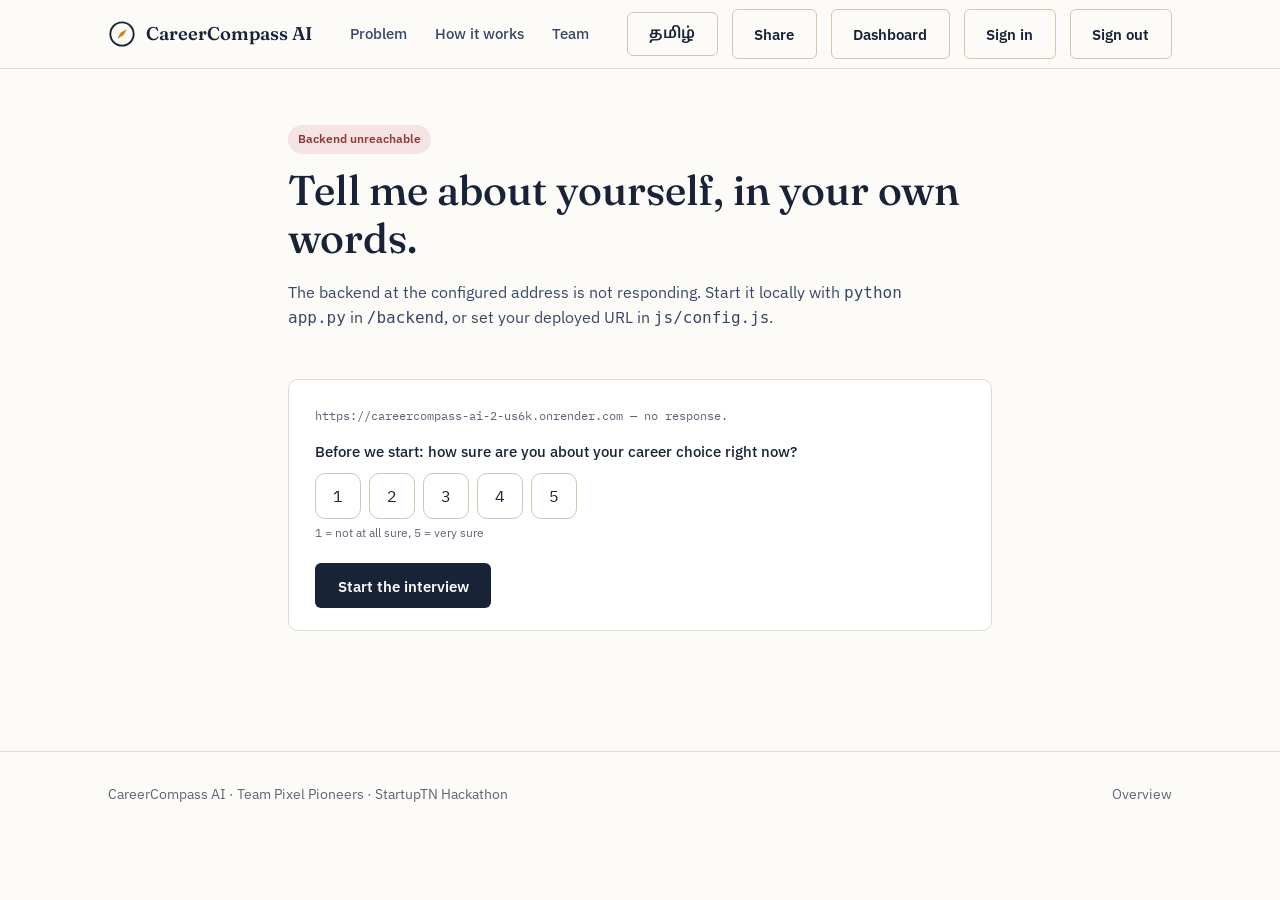
<file: demo.html>
<!DOCTYPE html>
<html lang="en">
<head>
<meta charset="UTF-8">
<meta name="viewport" content="width=device-width, initial-scale=1.0">
<title>Try the interview — CareerCompass AI</title>
<meta name="description" content="A conversational career interview: answer in your own words and get ranked career matches, a skill-gap breakdown, and a learning roadmap.">

<!-- Set this to your deployed backend URL, or leave it out and edit js/config.js. -->
<!-- <meta name="cc-api-base" content="https://your-api.onrender.com"> -->

<link rel="preconnect" href="https://fonts.googleapis.com">
<link href="https://fonts.googleapis.com/css2?family=Fraunces:opsz,wght@9..144,400..600&family=IBM+Plex+Sans:wght@400;500;600&family=IBM+Plex+Mono:wght@400;500&family=Noto+Sans+Tamil:wght@400;500;600&display=swap" rel="stylesheet">
<link rel="stylesheet" href="css/style.css">
<link rel="stylesheet" href="css/demo.css">
<link rel="stylesheet" href="css/app.css">
<link rel="manifest" href="manifest.webmanifest">
<meta name="theme-color" content="#1F2A37">
<link rel="apple-touch-icon" href="assets/icon-192.png">
<link rel="icon" href="data:image/svg+xml,<svg xmlns=%22http://www.w3.org/2000/svg%22 viewBox=%220 0 100 100%22><text y=%22.9em%22 font-size=%2290%22>🧭</text></svg>">
</head>
<body>

<nav class="site-nav">
  <div class="container">
    <a class="brand" href="index.html">
      <svg viewBox="0 0 24 24" fill="none" xmlns="http://www.w3.org/2000/svg"><circle cx="12" cy="12" r="10" stroke="currentColor" stroke-width="1.6"/><path d="M15.5 8.5L13 13L8.5 15.5L11 11L15.5 8.5Z" fill="#C6871E" stroke="#C6871E" stroke-width="0.6"/></svg>
      CareerCompass AI
    </a>
    <ul class="nav-links">
      <li><a href="index.html#problem">Problem</a></li>
      <li><a href="index.html#how-it-works">How it works</a></li>
      <li><a href="index.html#team">Team</a></li>
    </ul>
    <div class="nav-cta">
      <button class="btn btn-ghost lang-btn" data-lang-toggle data-i18n="lang.toggle">தமிழ்</button>
      <a class="btn btn-ghost" href="share.html" data-i18n="nav.share">Share</a>
      <a class="btn btn-ghost" href="dashboard.html" data-dashboard-link data-when="signed-in" data-i18n="nav.dashboard" hidden>Dashboard</a>
      <a class="btn btn-ghost" href="login.html" data-when="signed-out" data-i18n="nav.signin">Sign in</a>
      <a class="btn btn-ghost" href="#" data-when="signed-in" data-signout data-i18n="nav.signout" hidden>Sign out</a>
    </div>
  </div>
</nav>

<header style="padding:56px 0 8px;">
  <div class="container" style="max-width:760px;">
    <span class="hero-badge" id="modeBadge" data-i18n="demo.badge.checking">Connecting…</span>
    <h1 style="font-size:clamp(1.8rem,4vw,2.6rem);" data-i18n="demo.title">Tell me about yourself, in your own words.</h1>
    <p class="lede" id="modeExplainer" data-i18n="demo.lede">This is a conversation, not a quiz. Answer in a sentence or two — there are no options to pick from and no right answers.</p>
  </div>
</header>

<section style="padding-top:24px;">
  <div class="container" style="max-width:760px;">

    <!-- START -->
    <div class="interview-card" id="startCard">
      <p id="engineNote" class="engine-note"></p>

      <fieldset class="scale-field" id="confidenceBeforeField">
        <legend data-i18n="demo.confidenceBefore">Before we start: how sure are you about your career choice right now?</legend>
        <div class="scale-row" id="confidenceBefore" role="radiogroup"></div>
        <span class="field-hint" data-i18n="demo.confidenceScale">1 = not at all sure, 5 = very sure</span>
      </fieldset>

      <button class="btn btn-primary" id="startBtn" data-i18n="demo.start">Start the interview</button>
    </div>

    <!-- INTERVIEW -->
    <div class="interview-card" id="interviewCard" hidden>
      <div class="transcript" id="transcript" aria-live="polite"></div>

      <div class="answer-row">
        <textarea id="answerInput" rows="3" data-i18n-placeholder="demo.placeholder" placeholder="Type your answer…"></textarea>
        <div class="answer-actions">
          <span class="progress-label" id="progressLabel"></span>
          <button class="btn btn-primary" id="sendBtn" data-i18n="demo.send">Send</button>
        </div>
      </div>
      <p class="form-error" id="interviewError" hidden></p>
    </div>

    <!-- ACADEMICS -->
    <div class="interview-card" id="academicsCard" hidden>
      <h3 data-i18n="academics.title">Your marks (optional)</h3>
      <p class="question-hint" data-i18n="academics.lede">Out of 100. This is 30% of the score — leave it blank and your answers carry all of it.</p>
      <div class="marks-grid" id="marksGrid"></div>
      <div class="hero-actions" style="margin-top:18px;">
        <button class="btn btn-primary" id="useMarksBtn" data-i18n="academics.save">Use these marks</button>
        <button class="btn btn-ghost" id="skipMarksBtn" data-i18n="academics.skip">Skip this</button>
      </div>
    </div>

    <!-- RESULTS -->
    <div class="results-wrap" id="resultsWrap" hidden>
      <div class="results-head">
        <span class="section-tag" data-i18n="results.tag">your results</span>
        <h2 data-i18n="results.title">Here's what fits, based on what you told me.</h2>
        <p id="resultsIntro"></p>
        <p class="save-note" id="saveNote"></p>
        <p class="engine-chip" id="engineChip"></p>
      </div>

      <div id="matchList" class="match-list"></div>

      <div class="consistency-card" id="consistencyCard" hidden>
        <h4 data-i18n="results.consistency">Consistency check</h4>
        <p id="consistencyText"></p>
        <ul id="consistencyFlags" class="consistency-flags"></ul>
      </div>

      <p class="scoring-note" data-i18n="results.scoringNote"></p>

      <div class="gap-card" id="gapCard">
        <h3 id="gapTitle"></h3>
        <div id="gapBars"></div>
      </div>

      <div class="roadmap-card">
        <h3 data-i18n="results.roadmap">Suggested next steps</h3>
        <ol id="roadmapList" class="roadmap-list"></ol>
      </div>

      <div class="feedback-card" id="feedbackCard">
        <h3 data-i18n="feedback.title">Help us improve</h3>

        <fieldset class="scale-field">
          <legend data-i18n="feedback.rating">How useful were these results?</legend>
          <div class="scale-row" id="ratingScale" role="radiogroup"></div>
        </fieldset>

        <fieldset class="scale-field">
          <legend data-i18n="feedback.confidenceAfter">How sure are you about your career choice now?</legend>
          <div class="scale-row" id="confidenceAfterScale" role="radiogroup"></div>
          <span class="field-hint" data-i18n="demo.confidenceScale">1 = not at all sure, 5 = very sure</span>
        </fieldset>

        <fieldset class="scale-field">
          <legend data-i18n="feedback.wouldAct">Would you act on the top 3 careers shown?</legend>
          <div class="scale-row" id="wouldActScale" role="radiogroup"></div>
        </fieldset>

        <div class="field">
          <label for="feedbackComment" data-i18n="feedback.comment">Anything to add? (optional)</label>
          <textarea id="feedbackComment" rows="2" maxlength="500"></textarea>
        </div>

        <p class="form-error" id="feedbackError" hidden></p>
        <button class="btn btn-primary" id="feedbackBtn" data-i18n="feedback.send">Send feedback</button>
        <p class="save-note saved" id="feedbackThanks" hidden data-i18n="feedback.thanks">Thank you. This helps us improve.</p>
      </div>

      <div class="hero-actions" style="margin-top:28px;">
        <button class="btn btn-ghost" id="retakeBtn" data-i18n="demo.retake">Start over</button>
        <a class="btn btn-primary" href="index.html">Back to overview</a>
      </div>
    </div>

  </div>
</section>

<footer>
  <div class="container">
    <span>CareerCompass AI · Team Pixel Pioneers · StartupTN Hackathon</span>
    <span><a href="index.html">Overview</a></span>
  </div>
</footer>

<script src="js/config.js"></script>
<script src="js/i18n.js"></script>
<script src="js/api.js"></script>
<script src="js/demo.js"></script>
<script src="js/pwa.js"></script>
</body>
</html>
</file>
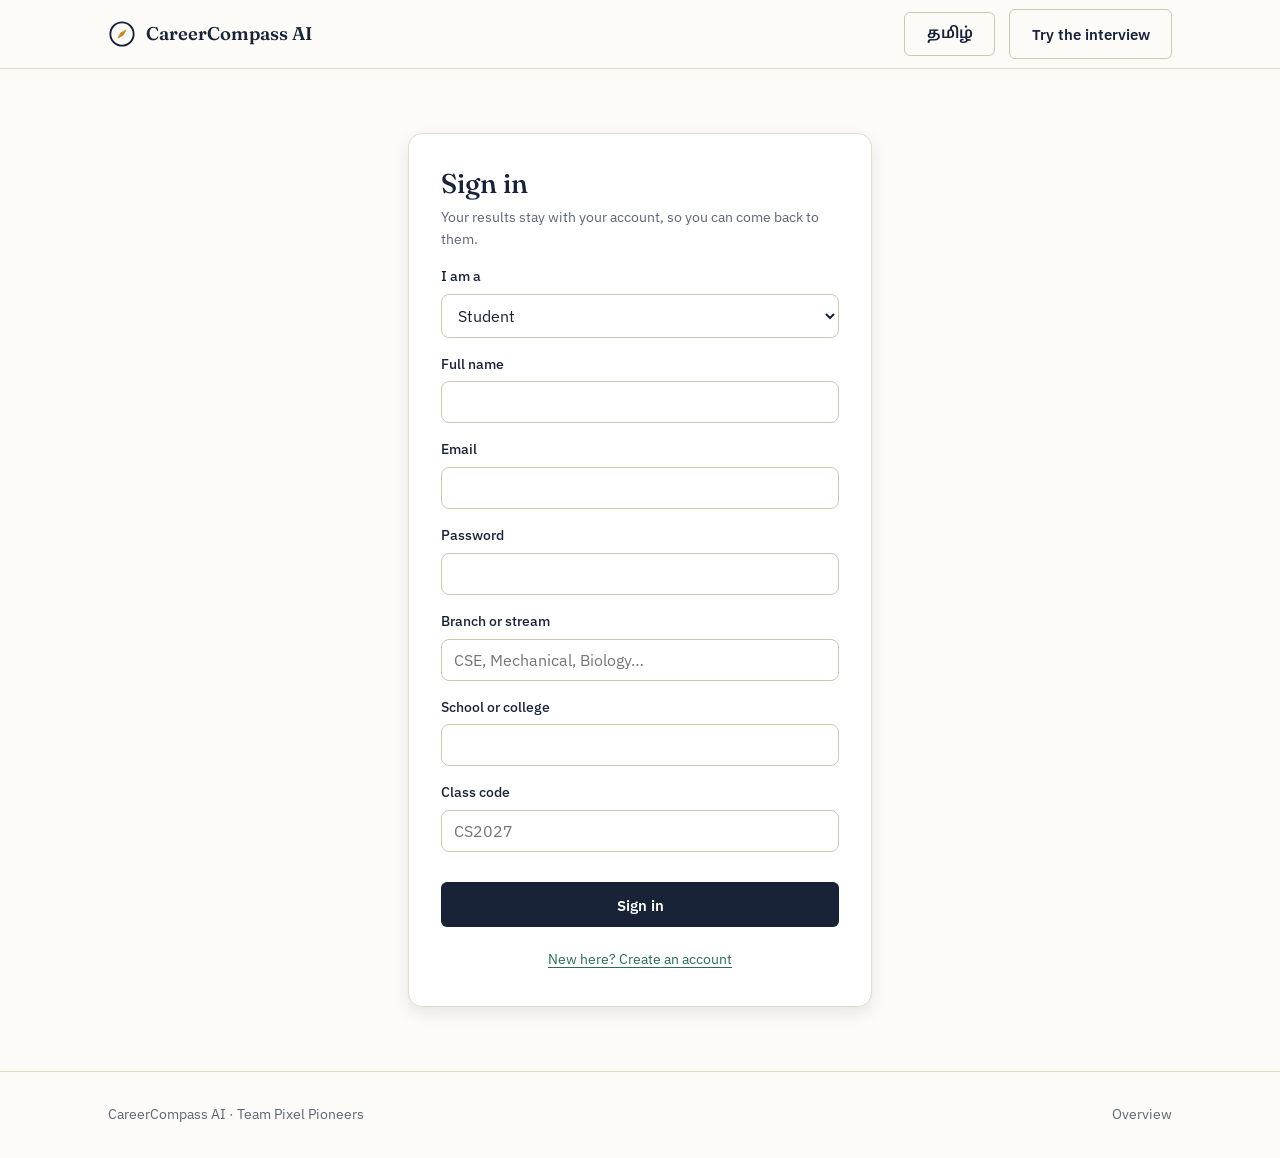
<file: login.html>
<!DOCTYPE html>
<html lang="en">
<head>
<meta charset="UTF-8">
<meta name="viewport" content="width=device-width, initial-scale=1.0">
<title>Sign in — CareerCompass AI</title>
<meta name="description" content="Sign in to save your career matches, track how your profile changes, and share results with a teacher or parent.">
<link rel="preconnect" href="https://fonts.googleapis.com">
<link href="https://fonts.googleapis.com/css2?family=Fraunces:opsz,wght@9..144,400..600&family=IBM+Plex+Sans:wght@400;500;600&family=IBM+Plex+Mono:wght@400;500&family=Noto+Sans+Tamil:wght@400;500;600&display=swap" rel="stylesheet">
<link rel="stylesheet" href="css/style.css">
<link rel="stylesheet" href="css/demo.css">
<link rel="stylesheet" href="css/app.css">
<link rel="manifest" href="manifest.webmanifest">
<meta name="theme-color" content="#1F2A37">
<link rel="apple-touch-icon" href="assets/icon-192.png">
<link rel="icon" href="data:image/svg+xml,<svg xmlns=%22http://www.w3.org/2000/svg%22 viewBox=%220 0 100 100%22><text y=%22.9em%22 font-size=%2290%22>🧭</text></svg>">
</head>
<body>

<nav class="site-nav">
  <div class="container">
    <a class="brand" href="index.html">
      <svg viewBox="0 0 24 24" fill="none" xmlns="http://www.w3.org/2000/svg"><circle cx="12" cy="12" r="10" stroke="currentColor" stroke-width="1.6"/><path d="M15.5 8.5L13 13L8.5 15.5L11 11L15.5 8.5Z" fill="#C6871E" stroke="#C6871E" stroke-width="0.6"/></svg>
      CareerCompass AI
    </a>
    <div class="nav-cta">
      <button class="btn btn-ghost lang-btn" data-lang-toggle data-i18n="lang.toggle">தமிழ்</button>
      <a class="btn btn-ghost" href="demo.html" data-i18n="nav.demo">Try the interview</a>
    </div>
  </div>
</nav>

<section style="padding:64px 0;">
  <div class="container" style="max-width:520px;">

    <div class="auth-card">
      <h1 id="authTitle" data-i18n="auth.signin">Sign in</h1>
      <p class="question-hint" id="authLede">Your results stay with your account, so you can come back to them.</p>

      <form id="authForm" novalidate>
        <!-- sign-up only -->
        <div class="field signup-only" hidden>
          <label for="role" data-i18n="auth.role">I am a</label>
          <select id="role" name="role">
            <option value="student" data-i18n="auth.student">Student</option>
            <option value="teacher" data-i18n="auth.teacher">Teacher</option>
            <option value="parent" data-i18n="auth.parent">Parent</option>
          </select>
        </div>

        <div class="field signup-only" hidden>
          <label for="name" data-i18n="auth.name">Full name</label>
          <input type="text" id="name" name="name" autocomplete="name">
        </div>

        <div class="field">
          <label for="email" data-i18n="auth.email">Email</label>
          <input type="email" id="email" name="email" autocomplete="email" required>
        </div>

        <div class="field">
          <label for="password" data-i18n="auth.password">Password</label>
          <input type="password" id="password" name="password" autocomplete="current-password" required>
          <span class="field-hint signup-only" hidden data-i18n="auth.passwordHint">At least 8 characters.</span>
        </div>

        <div class="field signup-only student-only" hidden>
          <label for="branch" data-i18n="auth.branch">Branch or stream</label>
          <input type="text" id="branch" name="branch" placeholder="CSE, Mechanical, Biology…">
        </div>

        <div class="field signup-only student-only" hidden>
          <label for="college" data-i18n="auth.college">School or college</label>
          <input type="text" id="college" name="college">
        </div>

        <div class="field signup-only class-code-field" hidden>
          <label for="classCode" data-i18n="auth.classCode">Class code</label>
          <input type="text" id="classCode" name="classCode" placeholder="CS2027" maxlength="20">
          <span class="field-hint" id="classCodeHint"></span>
        </div>

        <p class="form-error" id="formError" hidden></p>

        <button class="btn btn-primary btn-block" id="submitBtn" type="submit" data-i18n="auth.signin">Sign in</button>
      </form>

      <button class="link-button" id="toggleMode" data-i18n="auth.noAccount">New here? Create an account</button>
    </div>

  </div>
</section>

<footer>
  <div class="container">
    <span>CareerCompass AI · Team Pixel Pioneers</span>
    <span><a href="index.html">Overview</a></span>
  </div>
</footer>

<script src="js/config.js"></script>
<script src="js/i18n.js"></script>
<script src="js/api.js"></script>
<script src="js/auth.js"></script>
<script src="js/pwa.js"></script>
</body>
</html>
</file>
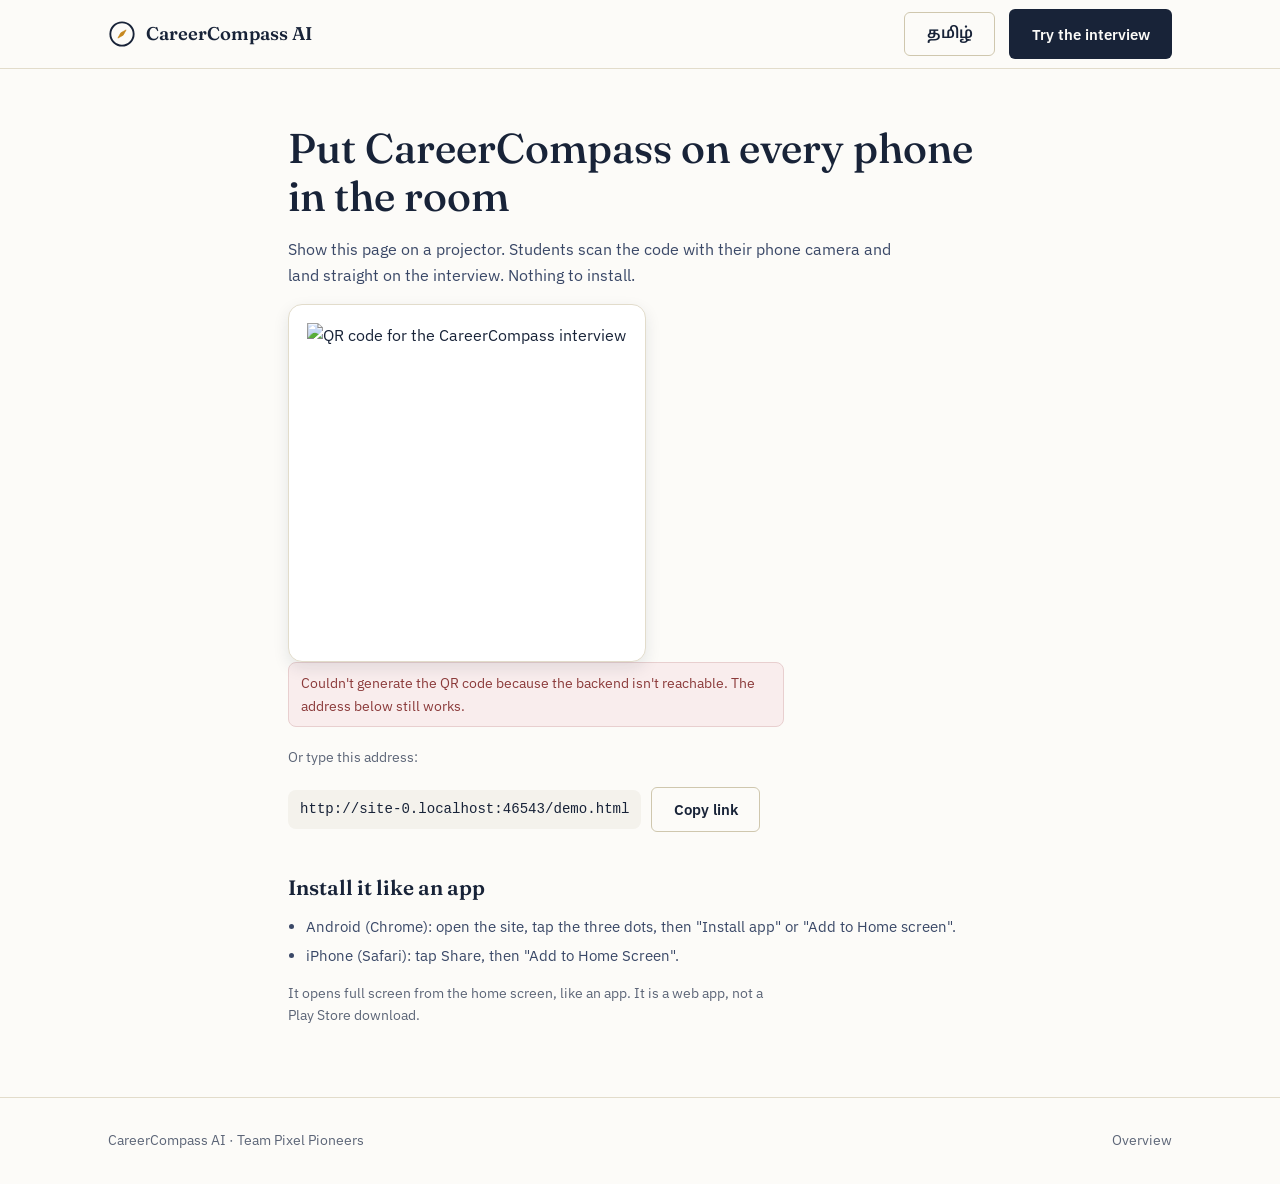
<file: share.html>
<!DOCTYPE html>
<html lang="en">
<head>
<meta charset="UTF-8">
<meta name="viewport" content="width=device-width, initial-scale=1.0">
<title>Share — CareerCompass AI</title>
<meta name="description" content="Scan to open the CareerCompass interview on any phone. Nothing to install.">
<link rel="manifest" href="manifest.webmanifest">
<meta name="theme-color" content="#1F2A37">
<link rel="apple-touch-icon" href="assets/icon-192.png">
<link rel="preconnect" href="https://fonts.googleapis.com">
<link href="https://fonts.googleapis.com/css2?family=Fraunces:opsz,wght@9..144,400..600&family=IBM+Plex+Sans:wght@400;500;600&family=IBM+Plex+Mono:wght@400;500&family=Noto+Sans+Tamil:wght@400;500;600&display=swap" rel="stylesheet">
<link rel="stylesheet" href="css/style.css">
<link rel="stylesheet" href="css/demo.css">
<link rel="stylesheet" href="css/app.css">
<link rel="icon" href="data:image/svg+xml,<svg xmlns=%22http://www.w3.org/2000/svg%22 viewBox=%220 0 100 100%22><text y=%22.9em%22 font-size=%2290%22>🧭</text></svg>">
</head>
<body>

<nav class="site-nav">
  <div class="container">
    <a class="brand" href="index.html">
      <svg viewBox="0 0 24 24" fill="none" xmlns="http://www.w3.org/2000/svg"><circle cx="12" cy="12" r="10" stroke="currentColor" stroke-width="1.6"/><path d="M15.5 8.5L13 13L8.5 15.5L11 11L15.5 8.5Z" fill="#C6871E" stroke="#C6871E" stroke-width="0.6"/></svg>
      CareerCompass AI
    </a>
    <div class="nav-cta">
      <button class="btn btn-ghost lang-btn" data-lang-toggle data-i18n="lang.toggle">தமிழ்</button>
      <a class="btn btn-primary" href="demo.html" data-i18n="nav.demo">Try the interview</a>
    </div>
  </div>
</nav>

<section style="padding:56px 0;">
  <div class="container" style="max-width:760px;">
    <h1 style="font-size:clamp(1.8rem,4vw,2.6rem);" data-i18n="share.title">Put CareerCompass on every phone in the room</h1>
    <p class="lede" data-i18n="share.lede">Show this page on a projector. Students scan the code with their phone camera.</p>

    <div class="qr-frame" id="qrFrame" hidden>
      <img id="qrImage" alt="QR code for the CareerCompass interview" width="320" height="320">
    </div>
    <p class="form-error" id="qrError" hidden></p>

    <p class="question-hint" style="margin-top:20px;" data-i18n="share.link">Or type this address:</p>
    <div class="share-url">
      <code id="shareUrl"></code>
      <button class="btn btn-ghost" id="copyBtn" data-i18n="share.copy">Copy link</button>
    </div>

    <h2 style="font-size:1.3rem;margin-top:44px;" data-i18n="share.install">Install it like an app</h2>
    <ul class="install-steps">
      <li data-i18n="share.installAndroid"></li>
      <li data-i18n="share.installIphone"></li>
    </ul>
    <p class="question-hint" data-i18n="share.installNote"></p>
  </div>
</section>

<footer>
  <div class="container">
    <span>CareerCompass AI · Team Pixel Pioneers</span>
    <span><a href="index.html">Overview</a></span>
  </div>
</footer>

<script src="js/config.js"></script>
<script src="js/i18n.js"></script>
<script src="js/api.js"></script>
<script src="js/share.js"></script>
<script src="js/pwa.js"></script>
</body>
</html>
</file>
<file: css/style.css>
/* ==========================================================================
   CareerCompass AI — shared styles
   Design system: notebook-and-compass motif. Ink navy + compass gold +
   growth teal on warm paper. Serif display (Fraunces) for voice,
   Plex Sans for everything functional.
   ========================================================================== */

:root{
  --ink:        #182338;
  --ink-soft:   #3A4867;
  --paper:      #FCFBF8;
  --paper-dim:  #F4F2EC;
  --gold:       #C6871E;
  --gold-dark:  #9C6A15;
  --teal:       #2B6B5C;
  --teal-soft:  #E4EFEC;
  --slate:      #5C6577;
  --line:       #E2DCCB;
  --line-strong:#CFC7AE;
  --white:      #FFFFFF;
  --shadow-note: 0 6px 16px rgba(24,35,56,.10);

  --serif: "Fraunces", Georgia, "Times New Roman", serif;
  --sans: "IBM Plex Sans", "Segoe UI", Arial, sans-serif;
  --mono: "IBM Plex Mono", "Courier New", monospace;

  --maxw: 1120px;
}

*,*::before,*::after{ box-sizing:border-box; }
html{ scroll-behavior:smooth; }
body{
  margin:0;
  background:var(--paper);
  color:var(--ink);
  font-family:var(--sans);
  font-size:16px;
  line-height:1.6;
  -webkit-font-smoothing:antialiased;
}
img,svg{ max-width:100%; display:block; }
a{ color:inherit; }

h1,h2,h3,h4{
  font-family:var(--serif);
  color:var(--ink);
  margin:0 0 .4em;
  line-height:1.15;
  font-weight:600;
}
h1{ font-size:clamp(2.1rem, 4.4vw, 3.4rem); font-weight:500; }
h2{ font-size:clamp(1.6rem, 3vw, 2.2rem); }
h3{ font-size:1.2rem; }
p{ margin:0 0 1em; color:var(--ink-soft); max-width:62ch; }

.container{
  max-width:var(--maxw);
  margin:0 auto;
  padding:0 28px;
}

@media (max-width:640px){
  .container{ padding:0 20px; }
}

/* ---------- buttons & links ---------- */
.btn{
  display:inline-flex;
  align-items:center;
  gap:.5em;
  padding:.75em 1.4em;
  border-radius:6px;
  font-family:var(--sans);
  font-weight:600;
  font-size:.96rem;
  text-decoration:none;
  border:1.5px solid transparent;
  cursor:pointer;
  transition:transform .15s ease, box-shadow .15s ease, background .15s ease;
}
.btn:active{ transform:translateY(1px); }
.btn-primary{
  background:var(--ink);
  color:var(--paper);
}
.btn-primary:hover{ background:#0E1729; }
.btn-ghost{
  background:transparent;
  color:var(--ink);
  border-color:var(--line-strong);
}
.btn-ghost:hover{ border-color:var(--ink); }
.btn-gold{
  background:var(--gold);
  color:#231400;
}
.btn-gold:hover{ background:var(--gold-dark); color:var(--white); }

/* ---------- nav ---------- */
.site-nav{
  position:sticky; top:0; z-index:40;
  background:rgba(252,251,248,.92);
  backdrop-filter:saturate(140%) blur(6px);
  border-bottom:1px solid var(--line);
}
.site-nav .container{
  display:flex; align-items:center; justify-content:space-between;
  height:68px;
}
.brand{
  display:flex; align-items:center; gap:.55em;
  text-decoration:none; color:var(--ink);
  font-family:var(--serif); font-size:1.15rem; font-weight:600;
}
.brand svg{ width:28px; height:28px; }
.nav-links{
  display:flex; align-items:center; gap:28px;
  list-style:none; margin:0; padding:0;
}
.nav-links a{
  text-decoration:none; color:var(--ink-soft); font-size:.94rem; font-weight:500;
}
.nav-links a:hover{ color:var(--ink); }
.nav-cta{ display:flex; align-items:center; gap:14px; }
.nav-toggle{
  display:none;
  background:none; border:none; cursor:pointer; padding:6px;
}
.nav-toggle svg{ width:24px; height:24px; }

@media (max-width:820px){
  .nav-links{ display:none; }
  .nav-toggle{ display:inline-flex; }
}

/* ---------- hero ---------- */
.hero{
  padding:76px 0 64px;
  overflow:hidden;
}
.hero .container{
  display:grid;
  grid-template-columns:1.15fr .85fr;
  gap:48px;
  align-items:center;
}
.hero-badge{
  display:inline-block;
  font-size:.78rem;
  color:var(--teal);
  background:var(--teal-soft);
  padding:.35em .8em;
  border-radius:20px;
  margin-bottom:1.1em;
  font-weight:600;
}
.hero h1{ margin-bottom:.35em; }
.hero .lede{ font-size:1.12rem; max-width:46ch; }
.hero-actions{ display:flex; gap:14px; margin-top:1.6em; flex-wrap:wrap; }
.hero-quote{
  margin-top:2.2em;
  font-family:var(--serif);
  font-style:italic;
  font-size:1.05rem;
  color:var(--ink-soft);
  border-left:3px solid var(--gold);
  padding-left:.9em;
}
.hero-art{ justify-self:center; }

@media (max-width:900px){
  .hero .container{ grid-template-columns:1fr; }
  .hero-art{ order:-1; max-width:280px; }
}

/* ---------- section scaffolding ---------- */
section{ padding:72px 0; }
.section-tag{
  font-family:var(--mono);
  font-size:.78rem;
  color:var(--gold-dark);
  letter-spacing:.02em;
  margin-bottom:.6em;
  display:block;
}
.section-head{ max-width:64ch; margin-bottom:2.6em; }
.section-alt{ background:var(--paper-dim); }
.section-ink{ background:var(--ink); color:var(--paper); }
.section-ink h2, .section-ink h3{ color:var(--paper); }
.section-ink p{ color:#C3CADA; }

/* ---------- notebook margin (problem section) ---------- */
.notebook{
  position:relative;
  background:
    repeating-linear-gradient(
      var(--paper) 0px, var(--paper) 37px, var(--line) 38px
    );
  border:1px solid var(--line);
  border-left:3px solid var(--gold);
  border-radius:2px;
  padding:32px 28px 32px 40px;
}
.stat-row{
  display:grid;
  grid-template-columns:repeat(3,1fr);
  gap:24px;
  margin-bottom:2em;
}
.stat{ }
.stat .num{
  font-family:var(--serif);
  font-size:2.1rem;
  color:var(--ink);
  display:block;
}
.stat .label{ color:var(--slate); font-size:.92rem; }

@media (max-width:760px){
  .stat-row{ grid-template-columns:1fr; gap:18px; }
}

/* ---------- pillar / three-up cards ---------- */
.pillars{
  display:grid;
  grid-template-columns:repeat(3,1fr);
  gap:26px;
}
.pillar{
  padding:26px 24px;
  border:1px solid var(--line);
  border-radius:4px;
  background:var(--white);
}
.pillar .icon{ width:34px; height:34px; margin-bottom:14px; color:var(--teal); }
.pillar h3{ margin-bottom:.4em; }
.pillar p{ font-size:.95rem; margin-bottom:0; }

@media (max-width:820px){ .pillars{ grid-template-columns:1fr; } }

/* ---------- comparison tables ---------- */
.table-wrap{ overflow-x:auto; border:1px solid var(--line); border-radius:4px; }
table.compare{
  width:100%;
  border-collapse:collapse;
  background:var(--white);
  min-width:560px;
}
table.compare th, table.compare td{
  padding:14px 18px;
  text-align:left;
  border-bottom:1px solid var(--line);
  font-size:.95rem;
}
table.compare thead th{
  font-family:var(--serif);
  font-weight:600;
  background:var(--paper-dim);
  color:var(--ink);
}
table.compare tbody tr:last-child td{ border-bottom:none; }
table.compare td.old{ color:var(--slate); }
table.compare td.new{ color:var(--teal); font-weight:600; }

/* ---------- career coverage ---------- */
.coverage-grid{
  display:grid;
  grid-template-columns:repeat(3,1fr);
  gap:26px;
}
.coverage-card{
  padding:24px;
  border-radius:4px;
  background:var(--white);
  border:1px solid var(--line);
}
.coverage-card .count{
  font-family:var(--serif);
  font-size:1.8rem;
  color:var(--gold-dark);
}
.tag-list{ display:flex; flex-wrap:wrap; gap:8px; margin-top:12px; }
.tag{
  font-size:.8rem;
  padding:.3em .7em;
  border:1px solid var(--line-strong);
  border-radius:20px;
  color:var(--ink-soft);
}
@media (max-width:820px){ .coverage-grid{ grid-template-columns:1fr; } }

/* ---------- how it works: sketched steps ---------- */
.steps{
  display:grid;
  grid-template-columns:repeat(3,1fr);
  gap:0;
  position:relative;
}
.step{
  padding:0 20px;
  position:relative;
}
.step + .step{ border-left:1px dashed var(--line-strong); }
.step .step-mark{
  font-family:var(--serif);
  font-style:italic;
  color:var(--gold-dark);
  font-size:1.1rem;
  margin-bottom:.5em;
  display:block;
}
.step ul{ padding-left:1.1em; margin:.6em 0 0; color:var(--ink-soft); font-size:.92rem; }
.step ul li{ margin-bottom:.4em; }

@media (max-width:820px){
  .steps{ grid-template-columns:1fr; gap:28px; }
  .step + .step{ border-left:none; border-top:1px dashed var(--line-strong); padding-top:24px; }
}

/* ---------- chat transcript ---------- */
.transcript{
  background:var(--white);
  border:1px solid var(--line);
  border-radius:8px;
  padding:22px 24px;
  max-width:560px;
}
.bubble{ margin-bottom:14px; display:flex; gap:10px; align-items:flex-start; }
.bubble:last-child{ margin-bottom:0; }
.bubble .who{
  font-family:var(--mono); font-size:.72rem; color:var(--slate);
  min-width:34px; padding-top:.3em;
}
.bubble.ai .who{ color:var(--teal); }
.bubble p{ margin:0; font-size:.94rem; color:var(--ink); max-width:44ch; }

/* ---------- architecture diagram ---------- */
.arch{
  display:flex;
  align-items:stretch;
  gap:0;
  overflow-x:auto;
  padding-bottom:8px;
}
.arch-node{
  flex:0 0 190px;
  background:var(--white);
  border:1px solid var(--line);
  border-radius:6px;
  padding:16px;
  margin-right:26px;
  position:relative;
}
.arch-node h4{ font-size:.95rem; margin-bottom:.3em; }
.arch-node p{ font-size:.82rem; margin:0; }
.arch-node::after{
  content:"";
  position:absolute;
  right:-26px; top:50%; transform:translateY(-50%);
  width:0; height:0;
  border-top:6px solid transparent;
  border-bottom:6px solid transparent;
  border-left:9px solid var(--line-strong);
}
.arch-node:last-child{ margin-right:0; }
.arch-node:last-child::after{ display:none; }

/* ---------- algorithm / responsible-AI lists ---------- */
.def-list{ display:grid; gap:18px; }
.def-item{
  display:grid;
  grid-template-columns:200px 1fr;
  gap:20px;
  padding:16px 0;
  border-bottom:1px solid var(--line);
}
.def-item:last-child{ border-bottom:none; }
.def-item .term{ font-family:var(--serif); color:var(--ink); }
.def-item .desc{ color:var(--ink-soft); font-size:.94rem; }
@media (max-width:700px){
  .def-item{ grid-template-columns:1fr; gap:4px; }
}

/* ---------- tech stack chips ---------- */
.stack-grid{
  display:grid;
  grid-template-columns:repeat(auto-fit,minmax(200px,1fr));
  gap:22px;
}
.stack-group h4{
  font-family:var(--mono);
  font-size:.8rem;
  color:var(--slate);
  text-transform:none;
  margin-bottom:.7em;
}
.chip-row{ display:flex; flex-wrap:wrap; gap:8px; }
.chip{
  background:var(--white);
  border:1px solid var(--line-strong);
  padding:.4em .8em;
  border-radius:5px;
  font-size:.85rem;
}

/* ---------- innovation sticky-note grid ---------- */
.note-grid{
  display:grid;
  grid-template-columns:repeat(3,1fr);
  gap:24px;
}
.note{
  background:var(--white);
  border:1px solid var(--line);
  border-radius:2px;
  padding:20px;
  box-shadow:var(--shadow-note);
}
.note:nth-child(2n){ transform:rotate(-.6deg); }
.note:nth-child(3n){ transform:rotate(.6deg); }
.note h4{ font-family:var(--serif); font-size:1.02rem; margin-bottom:.4em; }
.note p{ font-size:.9rem; margin:0; }
@media (max-width:820px){ .note-grid{ grid-template-columns:1fr 1fr; } }
@media (max-width:560px){ .note-grid{ grid-template-columns:1fr; } .note{ transform:none !important; } }

/* ---------- phase tag ---------- */
.phase-tag{
  display:inline-block;
  font-size:.72rem;
  font-weight:600;
  color:var(--gold-dark);
  border:1px solid var(--gold);
  padding:.2em .6em;
  border-radius:20px;
  margin-bottom:.8em;
}

.phase-grid{ display:grid; grid-template-columns:repeat(2,1fr); gap:24px; }
@media (max-width:760px){ .phase-grid{ grid-template-columns:1fr; } }
.phase-card{
  background:var(--white); border:1px solid var(--line); border-radius:6px; padding:22px;
}
.phase-card .mock{
  font-family:var(--mono);
  font-size:.8rem;
  background:var(--paper-dim);
  border-radius:4px;
  padding:12px 14px;
  color:var(--ink-soft);
  margin-bottom:12px;
  white-space:pre-wrap;
}

/* ---------- roadmap two columns ---------- */
.roadmap-grid{ display:grid; grid-template-columns:1fr 1fr; gap:36px; }
.roadmap-col h3{ margin-bottom:1em; }
.roadmap-col ul{ list-style:none; padding:0; margin:0; }
.roadmap-col li{
  padding:10px 0 10px 26px;
  border-bottom:1px solid var(--line);
  position:relative;
  font-size:.95rem;
  color:var(--ink-soft);
}
.roadmap-col li::before{
  content:"";
  position:absolute; left:0; top:18px;
  width:8px; height:8px; border-radius:50%;
  background:var(--teal);
}
.roadmap-col.phase2 li::before{ background:var(--gold); }
@media (max-width:760px){ .roadmap-grid{ grid-template-columns:1fr; } }

/* ---------- team sticky notes ---------- */
.team-grid{
  display:grid;
  grid-template-columns:repeat(4,1fr);
  gap:22px;
}
.team-card{
  background:#FFF7DE;
  border:1px solid #EBDFAE;
  padding:20px 18px 22px;
  text-align:center;
  box-shadow:var(--shadow-note);
}
.team-card:nth-child(odd){ transform:rotate(-1.1deg); }
.team-card:nth-child(even){ transform:rotate(1.1deg); }
.team-card .avatar{
  width:52px; height:52px; border-radius:50%;
  background:var(--ink);
  color:var(--paper);
  display:flex; align-items:center; justify-content:center;
  font-family:var(--serif); font-size:1.2rem;
  margin:0 auto 12px;
}
.team-card h4{ margin:0; font-size:1rem; }
@media (max-width:820px){ .team-grid{ grid-template-columns:1fr 1fr; } }
@media (max-width:480px){ .team-grid{ grid-template-columns:1fr; } .team-card{ transform:none !important; } }

/* ---------- footer / final CTA ---------- */
.cta-final{
  text-align:center;
}
.cta-final h2{ max-width:16ch; margin:0 auto .4em; }
.cta-final .hero-actions{ justify-content:center; }

footer{
  border-top:1px solid var(--line);
  padding:32px 0;
  font-size:.85rem;
  color:var(--slate);
}
footer .container{
  display:flex; justify-content:space-between; align-items:center; flex-wrap:wrap; gap:12px;
}
footer a{ text-decoration:none; color:var(--slate); }
footer a:hover{ color:var(--ink); }

/* ---------- reveal-on-scroll (single orchestrated entrance) ----------
   Visible by default — JS opts elements into the hidden "pending" state
   only once it's confirmed it can also reveal them again. This way a
   slow/blocked script, a very short viewport, or a full-page capture
   never leaves real content invisible. */
.reveal.reveal-pending{
  opacity:0;
  transform:translateY(14px);
}
.reveal.in{
  opacity:1;
  transform:none;
  transition:opacity .6s ease, transform .6s ease;
}

@media (prefers-reduced-motion: reduce){
  .reveal.reveal-pending{ opacity:1; transform:none; }
  html{ scroll-behavior:auto; }
}

/* ---------- focus visibility ---------- */
a:focus-visible, button:focus-visible, .btn:focus-visible{
  outline:2px solid var(--gold);
  outline-offset:2px;
}
</file>
<file: css/app.css>
/* ==========================================================================
   CareerCompass AI — styles for the parts added in this build:
   the conversational interview, accounts, and the two dashboards.
   Extends the existing design system in style.css; no new palette.
   ========================================================================== */

/* Tamil needs a font with the right glyphs, and a little more line height. */
.lang-ta body,
body.lang-ta { font-family: "Noto Sans Tamil", var(--sans); }
body.lang-ta p,
body.lang-ta li,
body.lang-ta .bubble p { line-height: 1.8; }
body.lang-ta h1,
body.lang-ta h2,
body.lang-ta h3,
body.lang-ta h4 { font-family: "Noto Sans Tamil", var(--serif); line-height: 1.4; }

.lang-btn { font-family: "Noto Sans Tamil", var(--sans); min-width: 76px; }

/* ------------------------------------------------------------- interview -- */

.engine-note {
  font-family: var(--mono);
  font-size: .78rem;
  color: var(--slate);
  margin: 0 0 14px;
}

.answer-row { margin-top: 18px; }

.answer-row textarea {
  width: 100%;
  font-family: inherit;
  font-size: 1rem;
  line-height: 1.6;
  color: var(--ink);
  background: var(--white);
  border: 1px solid var(--line-strong);
  border-radius: 10px;
  padding: 12px 14px;
  resize: vertical;
  min-height: 84px;
}
.answer-row textarea:focus {
  outline: 2px solid var(--gold);
  outline-offset: 1px;
  border-color: var(--ink);
}
.answer-row textarea:disabled { background: var(--paper-dim); color: var(--slate); }

.answer-actions {
  display: flex;
  align-items: center;
  justify-content: space-between;
  gap: 16px;
  margin-top: 12px;
}

/* --------------------------------------------------------------- marks -- */

.marks-grid {
  display: grid;
  grid-template-columns: repeat(auto-fit, minmax(170px, 1fr));
  gap: 14px;
  margin-top: 10px;
}

.mark-field { display: flex; flex-direction: column; gap: 6px; }
.mark-field span { font-size: .85rem; color: var(--ink-soft); }
.mark-field input {
  font-family: var(--mono);
  font-size: 1rem;
  padding: 9px 12px;
  border: 1px solid var(--line-strong);
  border-radius: 8px;
  background: var(--white);
  color: var(--ink);
}
.mark-field input:focus { outline: 2px solid var(--gold); outline-offset: 1px; }

/* -------------------------------------------------------------- results -- */

.match-score { text-align: right; display: flex; flex-direction: column; gap: 2px; }
.score-value { font-family: var(--mono); font-size: 1.25rem; color: var(--teal); font-weight: 500; }
.score-label { font-size: .75rem; color: var(--slate); }
.score-sub { font-size: .7rem; color: var(--slate); opacity: .8; font-family: var(--mono); }

.match-why {
  margin: .6em 0 0;
  font-size: .88rem;
  color: var(--ink-soft);
  border-left: 2px solid var(--gold);
  padding-left: 10px;
}
.match-why strong { color: var(--ink); font-weight: 600; }

.scoring-note {
  font-size: .82rem;
  color: var(--slate);
  max-width: 66ch;
  margin: -22px 0 32px;
}

.save-note { font-size: .85rem; color: var(--slate); }
.save-note.saved { color: var(--teal); }

/* ----------------------------------------------------------------- auth -- */

.auth-card {
  background: var(--white);
  border: 1px solid var(--line);
  border-radius: 14px;
  padding: 34px 32px;
  box-shadow: var(--shadow-note);
}
.auth-card h1 { font-size: 1.7rem; margin-bottom: .3em; }

.field { display: flex; flex-direction: column; gap: 6px; margin-bottom: 16px; }
.field label { font-size: .85rem; font-weight: 500; color: var(--ink); }
.field input,
.field select {
  font-family: inherit;
  font-size: 1rem;
  padding: 10px 12px;
  border: 1px solid var(--line-strong);
  border-radius: 8px;
  background: var(--white);
  color: var(--ink);
}
.field input:focus,
.field select:focus { outline: 2px solid var(--gold); outline-offset: 1px; border-color: var(--ink); }
.field-hint { font-size: .78rem; color: var(--slate); }

.btn-block { width: 100%; justify-content: center; margin-top: 8px; }

.link-button {
  display: block;
  width: 100%;
  margin-top: 18px;
  background: none;
  border: none;
  color: var(--teal);
  font-family: inherit;
  font-size: .9rem;
  cursor: pointer;
  text-decoration: underline;
  text-underline-offset: 3px;
  padding: 4px;
}
.link-button:hover { color: var(--ink); }

.form-error {
  color: #8B3A3A;
  background: #F9EDED;
  border: 1px solid #E8CFCF;
  border-radius: 8px;
  padding: 9px 12px;
  font-size: .87rem;
  margin: 0 0 12px;
}

/* ----------------------------------------------------------- dashboards -- */

.dash-grid {
  display: grid;
  grid-template-columns: repeat(auto-fit, minmax(260px, 1fr));
  gap: 18px;
  margin-top: 24px;
}

.dash-card {
  background: var(--white);
  border: 1px solid var(--line);
  border-radius: 12px;
  padding: 22px 24px;
}
.dash-card h3 { font-size: 1.05rem; margin-bottom: .5em; }
.dash-card h4 { font-size: .92rem; margin: 1.2em 0 .5em; }

.dash-stack { display: grid; gap: 18px; margin-top: 24px; }

.tally { list-style: none; margin: 0; padding: 0; }
.tally li {
  display: flex;
  justify-content: space-between;
  gap: 12px;
  padding: 8px 0;
  border-bottom: 1px solid var(--line);
  font-size: .92rem;
  color: var(--ink-soft);
}
.tally li:last-child { border-bottom: none; }
.tally .count { font-family: var(--mono); color: var(--teal); }

.dash-table { width: 100%; border-collapse: collapse; font-size: .9rem; }
.dash-table th {
  text-align: left;
  font-weight: 600;
  font-size: .78rem;
  color: var(--slate);
  padding: 0 12px 10px 0;
  border-bottom: 1px solid var(--line-strong);
}
.dash-table td {
  padding: 11px 12px 11px 0;
  border-bottom: 1px solid var(--line);
  color: var(--ink-soft);
}
.dash-table tr:last-child td { border-bottom: none; }

.child-matches { list-style: none; margin: 1em 0 0; padding: 0; }
.child-matches li {
  display: flex;
  gap: 12px;
  align-items: flex-start;
  padding: 10px 0;
  border-bottom: 1px solid var(--line);
  font-size: .92rem;
  color: var(--ink-soft);
}
.child-matches li:last-child { border-bottom: none; }
.child-matches .rank {
  font-family: var(--mono);
  color: var(--gold-dark);
  min-width: 20px;
}

.link-card { margin-top: 20px; }
.link-row { display: flex; gap: 10px; flex-wrap: wrap; }
.link-row input {
  flex: 1 1 160px;
  font-family: var(--mono);
  font-size: 1rem;
  letter-spacing: .12em;
  text-transform: uppercase;
  padding: 10px 12px;
  border: 1px solid var(--line-strong);
  border-radius: 8px;
  background: var(--white);
}
.link-row input:focus { outline: 2px solid var(--gold); outline-offset: 1px; }

.share-code {
  font-family: var(--mono);
  font-size: 1.6rem;
  letter-spacing: .18em;
  color: var(--gold-dark);
  background: var(--paper-dim);
  border: 1px dashed var(--line-strong);
  border-radius: 8px;
  padding: 12px 16px;
  display: inline-block;
  margin: 0;
}

.empty-note {
  margin-top: 24px;
  padding: 20px;
  border: 1px dashed var(--line-strong);
  border-radius: 10px;
  color: var(--slate);
  font-size: .92rem;
}

.muted { color: var(--slate); }

/* ---------------------------------------------------------------- small -- */

@media (max-width: 560px) {
  .auth-card { padding: 26px 20px; }
  .answer-actions { flex-direction: column; align-items: stretch; }
  .answer-actions .btn { width: 100%; justify-content: center; }
  .match-score { text-align: left; flex-direction: row; gap: 8px; align-items: baseline; }
  .dash-card { padding: 18px 16px; }
}

@media (prefers-reduced-motion: reduce) {
  * { animation-duration: .001ms !important; transition-duration: .001ms !important; }
}

/* ===========================================================================
   Added with feedback, consistency, workshops, progress and share pages
   =========================================================================== */

.scale-field { border: none; padding: 0; margin: 0 0 18px; min-width: 0; }
.scale-field legend { font-size: .92rem; font-weight: 500; color: var(--ink); padding: 0; margin-bottom: 10px; }
.scale-row { display: flex; gap: 8px; flex-wrap: wrap; }
.scale-btn {
  min-width: 46px; height: 46px; padding: 0 16px;
  font-family: var(--mono); font-size: 1rem; color: var(--ink);
  background: var(--white); border: 1px solid var(--line-strong); border-radius: 10px;
  cursor: pointer; transition: background .12s, border-color .12s, color .12s;
}
body.lang-ta .scale-btn { font-family: "Noto Sans Tamil", var(--mono); }
.scale-btn:hover { border-color: var(--ink); }
.scale-btn:focus-visible { outline: 2px solid var(--gold); outline-offset: 2px; }
.scale-btn.selected { background: var(--ink); border-color: var(--ink); color: var(--white); }

.engine-chip {
  display: inline-block; margin: 10px 0 0; padding: 4px 12px; border-radius: 999px;
  font-family: var(--mono); font-size: .74rem;
}
.engine-chip.is-gemini { background: var(--teal-soft); color: var(--teal); }
.engine-chip.is-fallback { background: #F2E9D8; color: var(--gold-dark); }

.consistency-card {
  background: var(--white); border: 1px solid var(--line); border-left: 4px solid var(--slate);
  border-radius: 10px; padding: 16px 20px; margin: 0 0 24px;
}
.consistency-card[data-level="high"] { border-left-color: var(--teal); }
.consistency-card[data-level="medium"] { border-left-color: var(--gold); }
.consistency-card[data-level="low"] { border-left-color: #B5533C; }
.consistency-card h4 { font-size: .9rem; margin: 0 0 6px; }
.consistency-card p { margin: 0; font-size: .9rem; color: var(--ink-soft); }
.consistency-flags { margin: 8px 0 0; padding-left: 18px; font-size: .86rem; color: var(--slate); }

.feedback-card {
  background: var(--paper-dim); border: 1px solid var(--line); border-radius: 12px;
  padding: 22px 24px; margin-top: 28px;
}
.feedback-card h3 { font-size: 1.05rem; margin-bottom: 1em; }
.feedback-card textarea {
  width: 100%; font-family: inherit; font-size: .95rem; padding: 10px 12px;
  border: 1px solid var(--line-strong); border-radius: 8px; background: var(--white); resize: vertical;
}
.feedback-card textarea:focus { outline: 2px solid var(--gold); outline-offset: 1px; }

.delta-up { color: var(--teal); font-family: var(--mono); }
.delta-down { color: #B5533C; font-family: var(--mono); }

.workshop-list, .tip-list { list-style: none; margin: 0; padding: 0; }
.workshop-list li, .tip-list li {
  padding: 10px 0; border-bottom: 1px solid var(--line); font-size: .92rem; color: var(--ink-soft);
}
.workshop-list li:last-child, .tip-list li:last-child { border-bottom: none; }
.workshop-list .count { font-family: var(--mono); color: var(--teal); margin-left: 8px; }

/* -------------------------------------------------------------- share page -- */
.qr-frame {
  display: inline-block; background: var(--white); border: 1px solid var(--line);
  border-radius: 14px; padding: 18px; box-shadow: var(--shadow-note);
}
.qr-frame img { display: block; width: min(320px, 70vw); height: auto; }
.share-url {
  display: flex; gap: 10px; flex-wrap: wrap; align-items: center; margin-top: 18px;
  font-family: var(--mono); font-size: .88rem;
}
.share-url code { background: var(--paper-dim); padding: 8px 12px; border-radius: 8px; word-break: break-all; }
.install-steps { padding-left: 18px; color: var(--ink-soft); font-size: .93rem; }
.install-steps li { margin: 6px 0; }
</file>
<file: css/demo.css>
/* CareerCompass AI — demo page styles */

.interview-card{
  background:var(--white);
  border:1px solid var(--line);
  border-radius:10px;
  padding:26px 26px 22px;
  margin-bottom:48px;
}

.transcript{
  max-width:none;
  border:none;
  padding:0 0 18px;
  margin-bottom:18px;
  border-bottom:1px dashed var(--line-strong);
  max-height:260px;
  overflow-y:auto;
}
.transcript:empty{ display:none; border:none; padding:0; margin:0; }

.typing{
  display:inline-flex; gap:4px; padding:.3em 0;
}
.typing span{
  width:6px; height:6px; border-radius:50%;
  background:var(--slate);
  animation:blink 1.1s infinite ease-in-out;
}
.typing span:nth-child(2){ animation-delay:.15s; }
.typing span:nth-child(3){ animation-delay:.3s; }
@keyframes blink{ 0%,80%,100%{ opacity:.25; } 40%{ opacity:1; } }

.question-area h3{
  font-size:1.15rem;
  margin-bottom:.3em;
}
.question-hint{ font-size:.85rem; color:var(--slate); margin-bottom:1.1em; }

.option-grid{ display:flex; flex-wrap:wrap; gap:10px; margin-bottom:6px; }
.option-chip{
  padding:.55em 1.05em;
  border:1.5px solid var(--line-strong);
  border-radius:24px;
  background:var(--paper);
  font-size:.92rem;
  cursor:pointer;
  transition:border-color .15s ease, background .15s ease, color .15s ease;
  user-select:none;
}
.option-chip:hover{ border-color:var(--ink); }
.option-chip.selected{
  background:var(--ink);
  border-color:var(--ink);
  color:var(--paper);
}
.option-chip.single{ border-radius:8px; }

.slider-row{ display:flex; align-items:center; gap:16px; margin:10px 0 4px; }
.slider-row input[type="range"]{ flex:1; accent-color:var(--gold); }
.slider-value{
  font-family:var(--mono);
  min-width:30px;
  text-align:center;
  font-size:.95rem;
}

.text-input-row textarea{
  width:100%;
  min-height:74px;
  padding:12px 14px;
  border:1.5px solid var(--line-strong);
  border-radius:8px;
  font-family:var(--sans);
  font-size:.95rem;
  resize:vertical;
}
.text-input-row textarea:focus{ outline:2px solid var(--gold); outline-offset:1px; border-color:var(--ink); }
.skip-note{ font-size:.8rem; color:var(--slate); margin-top:6px; }

.interview-nav{
  display:flex; align-items:center; justify-content:space-between;
  margin-top:18px;
  padding-top:14px;
  border-top:1px solid var(--line);
}
.progress-label{ font-family:var(--mono); font-size:.78rem; color:var(--slate); }

/* results */
.results-head{ margin-bottom:30px; }
.results-head p{ max-width:60ch; }

.match-list{ display:grid; gap:16px; margin-bottom:40px; }
.match-card{
  border:1px solid var(--line);
  border-radius:8px;
  padding:20px 22px;
  background:var(--white);
  display:grid;
  grid-template-columns:auto 1fr auto;
  gap:18px;
  align-items:center;
}
.match-card.rank-1{ border-color:var(--gold); background:#FFFBF2; }
.match-rank{
  font-family:var(--serif);
  font-size:1.6rem;
  color:var(--gold-dark);
  width:36px;
  text-align:center;
}
.match-body h4{ margin:0 0 .25em; font-size:1.05rem; }
.match-body p{ margin:0; font-size:.9rem; }
.match-score{
  font-family:var(--mono);
  font-size:1rem;
  color:var(--teal);
  white-space:nowrap;
}
@media (max-width:560px){
  .match-card{ grid-template-columns:auto 1fr; }
  .match-score{ grid-column:2; }
}

.gap-card, .roadmap-card{
  background:var(--paper-dim);
  border:1px solid var(--line);
  border-radius:8px;
  padding:22px 24px;
  margin-bottom:24px;
}
.gap-row{ margin-bottom:14px; }
.gap-row:last-child{ margin-bottom:0; }
.gap-row .gap-label{
  display:flex; justify-content:space-between;
  font-size:.88rem; margin-bottom:4px; color:var(--ink-soft);
}
.gap-track{
  height:8px; border-radius:6px; background:var(--line);
  overflow:hidden;
}
.gap-fill-have{ height:100%; background:var(--teal); border-radius:6px 0 0 6px; float:left; }
.gap-fill-need{ height:100%; background:#D8D2BE; float:left; }

.roadmap-list{ margin:0; padding-left:1.2em; }
.roadmap-list li{ margin-bottom:.6em; color:var(--ink-soft); font-size:.95rem; }
.roadmap-list li:last-child{ margin-bottom:0; }
</file>
